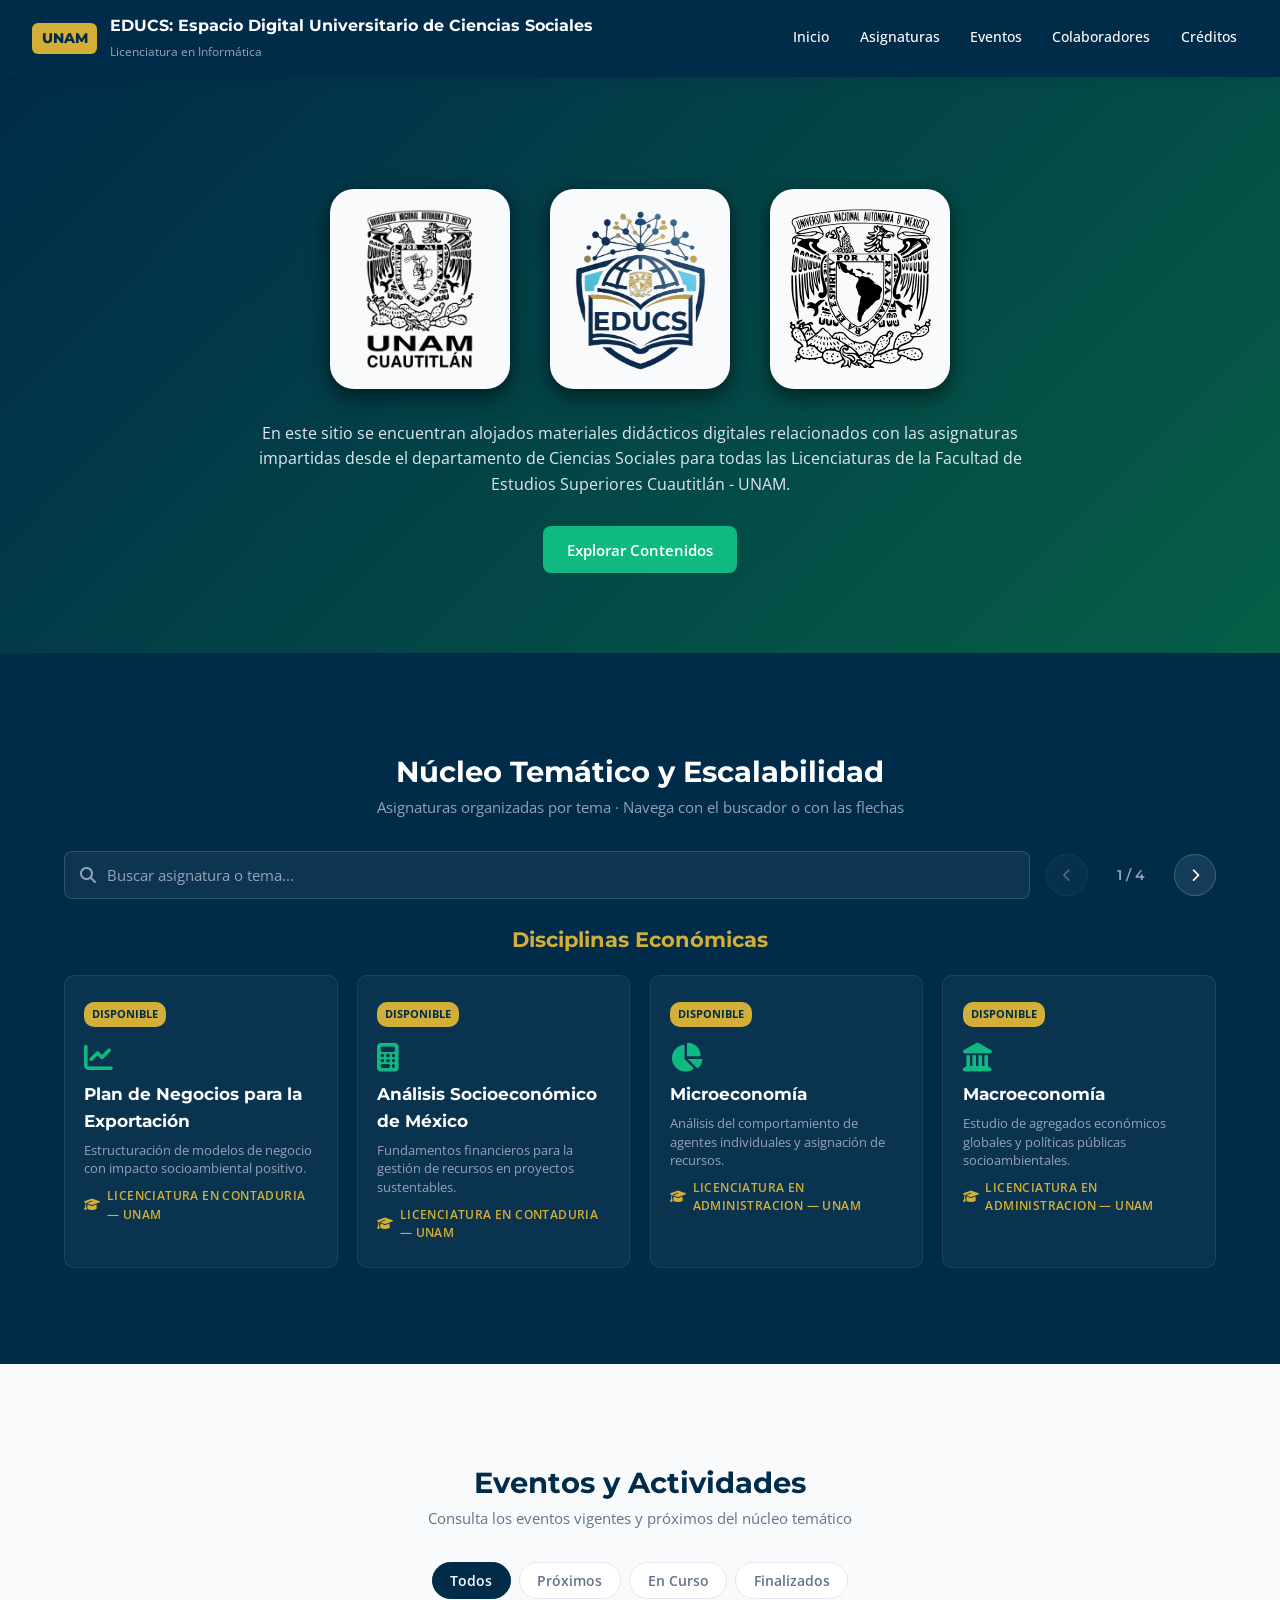
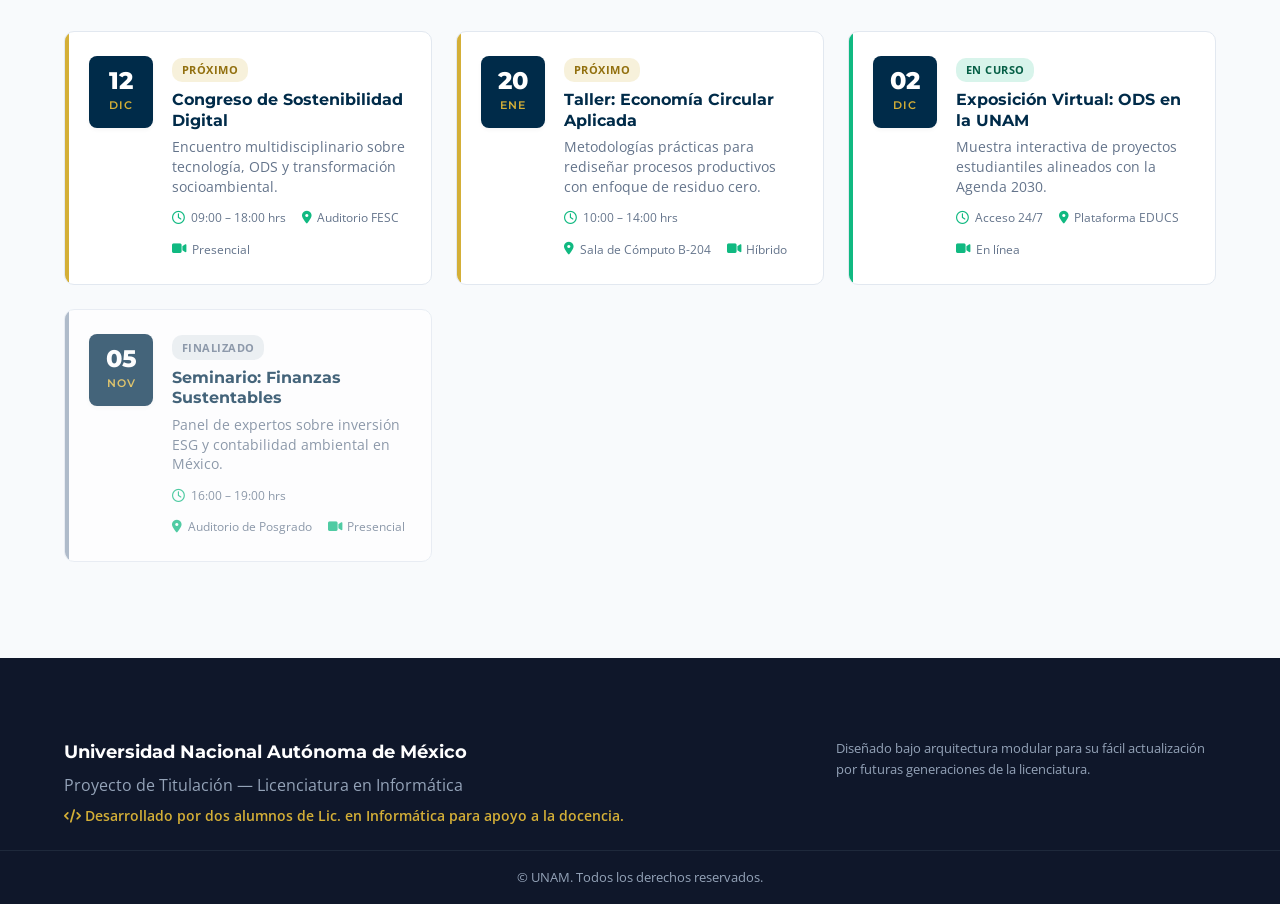
<file: index.html>
<!DOCTYPE html>
<html lang="es">
<head>
  <meta charset="UTF-8">
  <meta name="viewport" content="width=device-width, initial-scale=1.0">
  <meta name="description" content="Proyecto de Apoyo a la Docencia: Sostenibilidad - Perspectivas multidisciplinarias para la solucion de problemas socioambientales.">
  <title>Sostenibilidad: Perspectivas Multidisciplinarias | UNAM</title>

  <link rel="preconnect" href="https://fonts.googleapis.com">
  <link rel="preconnect" href="https://fonts.gstatic.com" crossorigin>
  <link href="https://fonts.googleapis.com/css2?family=Montserrat:wght@400;600;700;800&family=Open+Sans:wght@400;500;600&display=swap" rel="stylesheet">
  <link rel="stylesheet" href="https://cdnjs.cloudflare.com/ajax/libs/font-awesome/6.4.0/css/all.min.css">

  <link rel="stylesheet" href="styles.css">

  <!-- Estilos para el buscador, las flechas y enlaces de tarjetas -->
  <style>
    .subject-toolbar {
      display: flex;
      align-items: center;
      justify-content: space-between;
      gap: 1rem;
      flex-wrap: wrap;
      margin-bottom: 1.5rem;
    }
    .subject-search {
      position: relative;
      flex: 1;
      min-width: 240px;
    }
    .subject-search i {
      position: absolute;
      left: 1rem;
      top: 50%;
      transform: translateY(-50%);
      color: #94A3B8;
    }
    .subject-search input {
      width: 100%;
      padding: 0.8rem 1rem 0.8rem 2.6rem;
      border-radius: 8px;
      border: 1px solid rgba(255,255,255,0.15);
      background: rgba(255,255,255,0.05);
      color: #FFFFFF;
      font-family: var(--font-body);
      font-size: 0.95rem;
    }
    .subject-search input::placeholder { color: #94A3B8; }
    .subject-search input:focus {
      outline: none;
      border-color: var(--green-eco);
      background: rgba(255,255,255,0.08);
    }
    .subject-nav {
      display: flex;
      align-items: center;
      gap: 0.8rem;
    }
    .arrow-btn {
      background: rgba(255,255,255,0.08);
      border: 1px solid rgba(255,255,255,0.2);
      color: #FFFFFF;
      width: 42px;
      height: 42px;
      border-radius: 50%;
      cursor: pointer;
      display: flex;
      align-items: center;
      justify-content: center;
      transition: background 0.2s, transform 0.2s;
    }
    .arrow-btn:hover:not(:disabled) {
      background: var(--green-eco);
      transform: translateY(-2px);
    }
    .arrow-btn:disabled {
      opacity: 0.3;
      cursor: not-allowed;
    }
    .subject-counter {
      color: #94A3B8;
      font-family: var(--font-heading);
      font-weight: 600;
      min-width: 60px;
      text-align: center;
    }
    .theme-title {
      font-family: var(--font-heading);
      color: var(--accent-gold);
      font-size: 1.3rem;
      margin-bottom: 1.2rem;
      text-align: center;
    }
    .empty-msg {
      grid-column: 1 / -1;
      text-align: center;
      color: #94A3B8;
      padding: 2rem 0;
    }
    
    /* Ajustes visuales para enlaces en tarjetas */
    a.roadmap-card {
      text-decoration: none;
      color: inherit;
      display: block;
      cursor: pointer;
    }
    a.roadmap-card:hover {
      border-color: var(--green-eco);
      box-shadow: 0 8px 20px rgba(16, 185, 129, 0.2);
    }
    .roadmap-card.disabled {
      cursor: default;
    }
    .roadmap-card.disabled:hover {
      transform: none;
      background: rgba(255, 255, 255, 0.05);
      border-color: rgba(255, 255, 255, 0.1);
    }
  </style>
</head>
<script src="nav.js"></script>
<body>

  <!-- Navbar -->
  <header class="navbar">
  <a href="index.html" class="logo-container">
    <span class="unam-badge">UNAM</span>
    <div class="logo-text">
      <span class="title">EDUCS: Espacio Digital Universitario de Ciencias Sociales</span>
      <span class="subtitle">Licenciatura en Informática</span>
    </div>
  </a>
  <nav>
    <ul class="nav-links">
      <li><a href="index.html#inicio">Inicio</a></li>
      <li><a href="index.html#proyeccion">Asignaturas</a></li>
      <li><a href="index.html#eventos">Eventos</a></li>
      <li><a href="Colaboradores.html">Colaboradores</a></li>
      <li><a href="index.html#acerca">Créditos</a></li>
    </ul>
  </nav>
</header>

  <!-- Hero -->
  <section id="inicio" class="hero">
    <div class="hero-overlay"></div>
    <div class="hero-content">
      <div class="hero-logos">
        <img src="./imagenes/Logo_fesc.png" alt="Logo fesc" class="hero-logo">
        <img src="./imagenes/logoEDUCS.png" alt="Logo EDUCS" class="hero-logo">
        <img src="./imagenes/Escudo-UNAM-escalable.svg" alt="Logo UNAM" class="hero-logo">
      </div>
      <p>En este sitio se encuentran alojados materiales didácticos digitales relacionados con las asignaturas impartidas desde el departamento de Ciencias Sociales para todas las Licenciaturas de la Facultad de Estudios Superiores Cuautitlán - UNAM.</p>
      <div class="hero-buttons">
        <a href="#proyeccion" class="btn btn-primary">Explorar Contenidos</a>
      </div>
    </div>
  </section>

  <!-- Núcleo Temático + Escalabilidad (unificado) -->
  <section id="proyeccion" class="scalability-section">
    <div class="container">
      <div class="section-header text-light">
        <h2>Núcleo Temático y Escalabilidad</h2>
        <p>Asignaturas organizadas por tema · Navega con el buscador o con las flechas</p>
      </div>

      <!-- Barra de búsqueda + Navegador de flechas -->
      <div class="subject-toolbar">
        <div class="subject-search">
          <i class="fa-solid fa-magnifying-glass"></i>
          <input type="text" id="subjectSearch" placeholder="Buscar asignatura o tema...">
        </div>
        <div class="subject-nav">
          <button class="arrow-btn" id="prevSubject" aria-label="Anterior">
            <i class="fa-solid fa-chevron-left"></i>
          </button>
          <span id="subjectCounter" class="subject-counter">1 / 4</span>
          <button class="arrow-btn" id="nextSubject" aria-label="Siguiente">
            <i class="fa-solid fa-chevron-right"></i>
          </button>
        </div>
      </div>

      <!-- Título del tema actual -->
      <h3 id="currentThemeTitle" class="theme-title">Finanzas y Modelos de Negocio</h3>

      <!-- Grid de tarjetas -->
      <div id="subjectGrid" class="roadmap-grid"></div>
    </div>
  </section>

    <!-- ============================================================ -->
  <!-- EVENTOS Y ACTIVIDADES                                        -->
  <!-- ============================================================ -->
  <section id="eventos" class="events-section">
    <div class="container">
      <div class="section-header">
        <h2>Eventos y Actividades</h2>
        <p>Consulta los eventos vigentes y próximos del núcleo temático</p>
      </div>

      <!-- Filtros por estado -->
      <div class="events-filters" role="tablist" aria-label="Filtrar eventos">
        <button class="filter-btn active" data-filter="all"  role="tab" aria-selected="true">Todos</button>
        <button class="filter-btn" data-filter="next" role="tab" aria-selected="false">Próximos</button>
        <button class="filter-btn" data-filter="live" role="tab" aria-selected="false">En Curso</button>
        <button class="filter-btn" data-filter="done" role="tab" aria-selected="false">Finalizados</button>
      </div>

      <!-- Grid dinámico -->
      <div class="events-grid" id="eventsGrid"></div>
    </div>
  </section>

  <!-- Footer -->
  <footer id="acerca" class="footer">
    <div class="container footer-content">
      <div class="footer-info">
        <h3>Universidad Nacional Autónoma de México</h3>
        <p>Proyecto de Titulación — Licenciatura en Informática</p>
        <p class="credits"><i class="fa-solid fa-code"></i> Desarrollado por dos alumnos de Lic. en Informática para apoyo a la docencia.</p>
      </div>
      <div class="footer-note">
        <p>Diseñado bajo arquitectura modular para su fácil actualización por futuras generaciones de la licenciatura.</p>
      </div>
    </div>
    <div class="footer-bottom">
      <p>© UNAM. Todos los derechos reservados.</p>
    </div>
  </footer>

  <!-- Lógica de búsqueda + navegación por flechas + redirección -->
  <script>
    document.addEventListener('DOMContentLoaded', () => {
      const themes = [
        {
          name: "Disciplinas Económicas",
          subjects: [
            { 
              title: "Plan de Negocios para la Exportación", 
              desc: "Estructuración de modelos de negocio con impacto socioambiental positivo.", 
              degree: "Licenciatura en Contaduria — UNAM",
              icon: "fa-chart-line", 
              status: "active", 
              url: "./Plan_Negocios.html" 
            },
            { 
              title: "Análisis Socioeconómico de México", 
              desc: "Fundamentos financieros para la gestión de recursos en proyectos sustentables.", 
              degree: "Licenciatura en Contaduria — UNAM",
              icon: "fa-calculator", 
              status: "active", 
              url: "./Contabilidad_Basica.html" 
            },
            { 
              title: "Microeconomía", 
              desc: "Análisis del comportamiento de agentes individuales y asignación de recursos.", 
              degree: "Licenciatura en Administracion — UNAM",
              icon: "fa-chart-pie", 
              status: "active", 
              url: "./Microeconomia.html" 
            },
            { 
              title: "Macroeconomía", 
              desc: "Estudio de agregados económicos globales y políticas públicas socioambientales.", 
              degree: "Licenciatura en Administracion — UNAM",
              icon: "fa-landmark", 
              status: "active", 
              url: "./Macroeconomia.html" 
            }
          ]
        },
        {
          name: "Disciplinas Económicas",
          subjects: [
            { 
              title: "Economía General", 
              desc: "Principios económicos esenciales y su relación con el entorno social.", 
              degree: "Licenciatura en Informática — UNAM",
              icon: "fa-globe", 
              status: "active", 
              url: "./Economia_General.html" 
            },
            { 
              title: "Económia Aplicada", 
              desc: "Evaluación del desarrollo histórico y estructural de la economía nacional.", 
              degree: "Licenciatura en Informática — UNAM",
              icon: "fa-map-location-dot", 
              status: "soon", 
              url: "#" 
            },
            { 
              title: "Economía y Globalización", 
              desc: "Mercados internacionales y sus impactos en el equilibrio ambiental local.", 
              degree: "Licenciatura en Informática — UNAM",
              icon: "fa-earth-americas", 
              status: "soon", 
              url: "#" 
            }
          ]
        },
        {
          name: "Disciplinas Transversales",
          subjects: [
            { 
              title: "Introducción al Desarrollo Sostenible", 
              desc: "Marco conceptual de los ODS y sustentabilidad multidisciplinaria.", 
              degree: "Impartida en Todas las Licenciaturas — FES Cuautitlán",
              icon: "fa-leaf", 
              status: "active", 
              url: "./Desarrollo_Sostenible.html" 
            },            
            { 
              title: "Género, Igualdad y Cultura de Paz", 
              desc: "Reflexión y análisis de las causas estructurales de la violencia de género y promoción de la igualdad sustantiva.", 
              degree: "Impartida en Todas las Licenciaturas — FES Cuautitlán",
              icon: "fa-venus-mars", 
              status: "active", 
              url: "./genero.html" 
            }
          ]
        },
        {
          name: "Disciplinas Filosóficas y Metodológia",
          subjects: [
            { 
              title: "Análisis de Textos Administrativos", 
              desc: "Comprensión crítica e interpretación de documentación técnica y directiva.", 
              degree: "Licenciatura en Informática — UNAM",
              icon: "fa-file-signature", 
              status: "active", 
              url: "./Textos_Administrativos.html" 
            },
            { 
              title: "Imagen y Sociedad", 
              desc: "Comunicación estratégica y responsabilidad social corporativa.", 
              degree: "Licenciatura en Informática — UNAM",
              icon: "fa-users", 
              status: "active", 
              url: "./Imagen_Sociedad.html" 
            }
          ]
        }
      ];

      const grid = document.getElementById('subjectGrid');
      const counter = document.getElementById('subjectCounter');
      const themeTitle = document.getElementById('currentThemeTitle');
      const prevBtn = document.getElementById('prevSubject');
      const nextBtn = document.getElementById('nextSubject');
      const searchInput = document.getElementById('subjectSearch');

      const SEARCH_PAGE_SIZE = 6;
      let currentThemeIndex = 0;
      let searchQuery = '';
      let searchPage = 0;

      const normalize = (str) =>
        str.toLowerCase().normalize('NFD').replace(/[\u0300-\u036f]/g, '');

      const allSubjects = () =>
        themes.flatMap(t => t.subjects.map(s => ({ ...s, theme: t.name })));

      const filteredSubjects = () => {
        if (!searchQuery) return null;
        const q = normalize(searchQuery);
        return allSubjects().filter(s =>
          normalize(s.title).includes(q) ||
          normalize(s.desc).includes(q) ||
          normalize(s.theme).includes(q)
        );
      };

      // Función para generar el HTML de cada tarjeta (con la carrera 'degree' incluida)
      const cardHTML = (s) => {
        const isPriority = s.status === 'priority';
        const isActive = s.status === 'active';
        const badgeClass = (isPriority || isActive) ? 'active' : '';
        const badgeText = isPriority ? 'Prioridad 1' : (isActive ? 'Disponible' : 'Próximamente');
        
        const content = `
          <span class="status-badge ${badgeClass}">${badgeText}</span>
          <i class="fa-solid ${s.icon} card-icon"></i>
          <h3>${s.title}</h3>
          <p class="card-desc">${s.desc}</p>
          <span class="card-degree"><i class="fa-solid fa-graduation-cap"></i> ${s.degree}</span>
        `;

        if (isActive) {
          return `
            <a href="${s.url}" class="roadmap-card ${isPriority ? 'highlight' : ''}">
              ${content}
            </a>
          `;
        } else {
          return `
            <div class="roadmap-card disabled ${isPriority ? 'highlight' : ''}">
              ${content}
            </div>
          `;
        }
      };

      const render = () => {
        const filtered = filteredSubjects();

        if (filtered) {
          if (filtered.length === 0) {
            themeTitle.textContent = 'Sin resultados';
            grid.innerHTML = '<p class="empty-msg">No se encontraron asignaturas que coincidan con tu búsqueda.</p>';
            counter.textContent = '0 / 0';
            prevBtn.disabled = true;
            nextBtn.disabled = true;
            return;
          }

          const totalPages = Math.ceil(filtered.length / SEARCH_PAGE_SIZE);
          if (searchPage >= totalPages) searchPage = totalPages - 1;
          if (searchPage < 0) searchPage = 0;

          const start = searchPage * SEARCH_PAGE_SIZE;
          const pageItems = filtered.slice(start, start + SEARCH_PAGE_SIZE);

          themeTitle.textContent = `Resultados de búsqueda (${filtered.length})`;
          grid.innerHTML = pageItems.map(cardHTML).join('');
          counter.textContent = `${searchPage + 1} / ${totalPages}`;
          prevBtn.disabled = searchPage === 0;
          nextBtn.disabled = searchPage >= totalPages - 1;
        } else {
          const theme = themes[currentThemeIndex];
          themeTitle.textContent = theme.name;
          grid.innerHTML = theme.subjects.map(cardHTML).join('');
          counter.textContent = `${currentThemeIndex + 1} / ${themes.length}`;
          prevBtn.disabled = currentThemeIndex === 0;
          nextBtn.disabled = currentThemeIndex >= themes.length - 1;
        }
      };

      prevBtn.addEventListener('click', () => {
        if (searchQuery) { searchPage--; } else { currentThemeIndex--; }
        render();
      });

      nextBtn.addEventListener('click', () => {
        if (searchQuery) { searchPage++; } else { currentThemeIndex++; }
        render();
      });

      searchInput.addEventListener('input', (e) => {
        searchQuery = e.target.value.trim();
        searchPage = 0;
        render();
      });

      render();
    });
  </script>

  <script>
  /* ============================================================
     CATÁLOGO DE EVENTOS — datos editables
     ============================================================ */
  document.addEventListener('DOMContentLoaded', () => {
    const events = [
      {
        day: '12', month: 'Dic',
        title: 'Congreso de Sostenibilidad Digital',
        desc: 'Encuentro multidisciplinario sobre tecnología, ODS y transformación socioambiental.',
        time: '09:00 – 18:00 hrs',
        place: 'Auditorio FESC',
        mode: 'Presencial',
        status: 'next'   // next | live | done
      },
      {
        day: '20', month: 'Ene',
        title: 'Taller: Economía Circular Aplicada',
        desc: 'Metodologías prácticas para rediseñar procesos productivos con enfoque de residuo cero.',
        time: '10:00 – 14:00 hrs',
        place: 'Sala de Cómputo B-204',
        mode: 'Híbrido',
        status: 'next'
      },
      {
        day: '02', month: 'Dic',
        title: 'Exposición Virtual: ODS en la UNAM',
        desc: 'Muestra interactiva de proyectos estudiantiles alineados con la Agenda 2030.',
        time: 'Acceso 24/7',
        place: 'Plataforma EDUCS',
        mode: 'En línea',
        status: 'live'
      },
      {
        day: '05', month: 'Nov',
        title: 'Seminario: Finanzas Sustentables',
        desc: 'Panel de expertos sobre inversión ESG y contabilidad ambiental en México.',
        time: '16:00 – 19:00 hrs',
        place: 'Auditorio de Posgrado',
        mode: 'Presencial',
        status: 'done'
      }
    ];

    const statusLabels = {
      next: { text: 'Próximo',  cls: 'next' },
      live: { text: 'En curso', cls: 'live' },
      done: { text: 'Finalizado', cls: 'done' }
    };

    const grid = document.getElementById('eventsGrid');
    if (!grid) return;

    const renderEvents = (filter = 'all') => {
      const list = filter === 'all'
        ? events
        : events.filter(e => e.status === filter);

      if (list.length === 0) {
        grid.innerHTML = `
          <div class="events-empty">
            <i class="fa-regular fa-calendar-xmark"></i>
            <p>No hay eventos en esta categoría por el momento.</p>
          </div>`;
        return;
      }

      grid.innerHTML = list.map(ev => {
        const s = statusLabels[ev.status];
        return `
          <article class="event-card status-${s.cls}">
            <div class="event-date">
              <span class="day">${ev.day}</span>
              <span class="month">${ev.month}</span>
            </div>
            <div class="event-info">
              <span class="event-status ${s.cls}">${s.text}</span>
              <h3 class="event-title">${ev.title}</h3>
              <p class="event-desc">${ev.desc}</p>
              <div class="event-meta">
                <span><i class="fa-regular fa-clock"></i>${ev.time}</span>
                <span><i class="fa-solid fa-location-dot"></i>${ev.place}</span>
                <span><i class="fa-solid fa-video"></i>${ev.mode}</span>
              </div>
            </div>
          </article>`;
      }).join('');
    };

    /* Filtros */
    document.querySelectorAll('.filter-btn').forEach(btn => {
      btn.addEventListener('click', () => {
        document.querySelectorAll('.filter-btn').forEach(b => {
          b.classList.remove('active');
          b.setAttribute('aria-selected', 'false');
        });
        btn.classList.add('active');
        btn.setAttribute('aria-selected', 'true');
        renderEvents(btn.dataset.filter);
      });
    });

    renderEvents('all');
  });
</script>
</body>
</html>
</file>
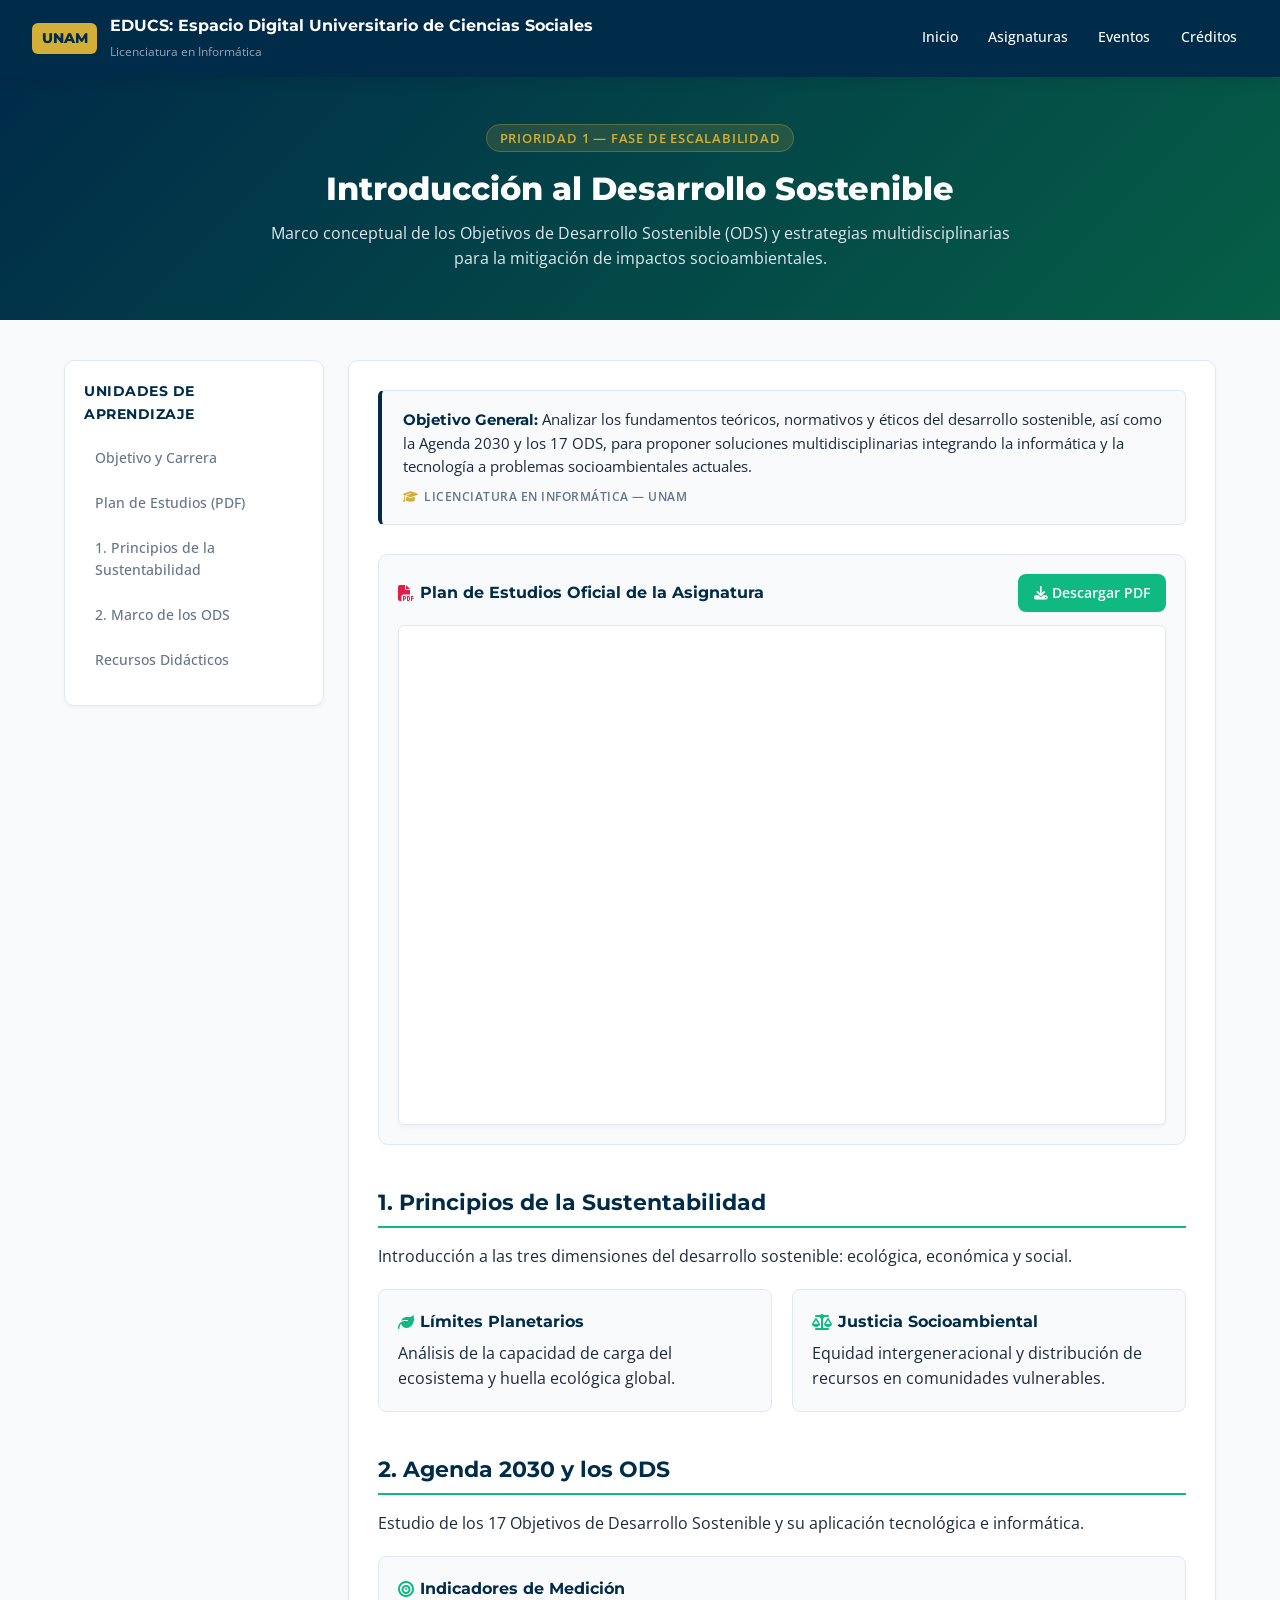
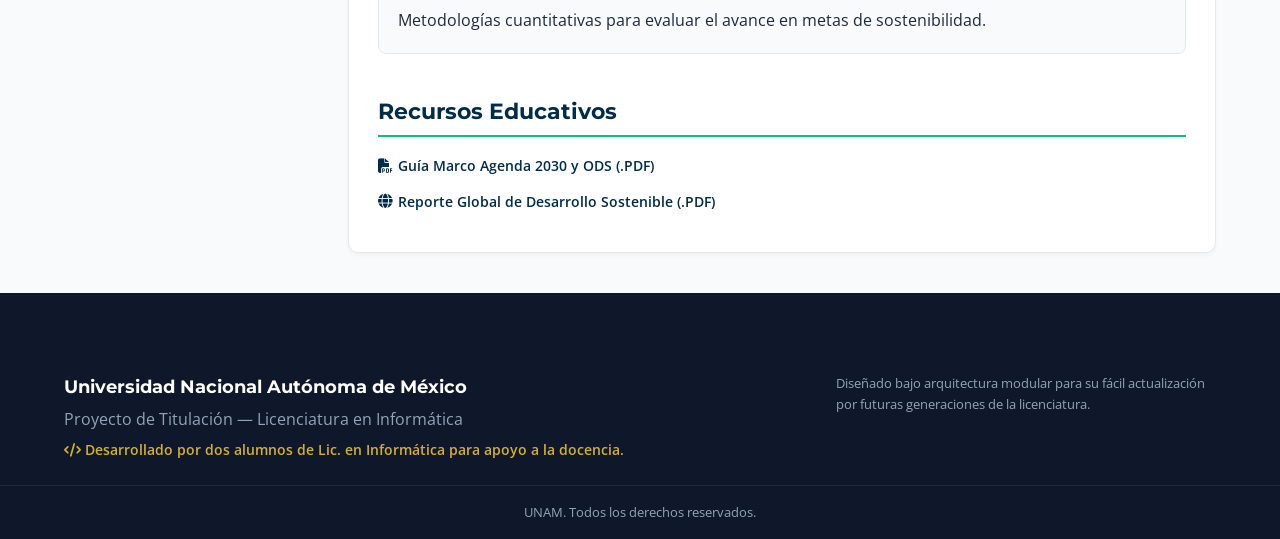
<file: Desarrollo_Sostenible.html>
<!DOCTYPE html>
<html lang="es">
<head>
  <meta charset="UTF-8">
  <meta name="viewport" content="width=device-width, initial-scale=1.0">
  <title>Introducción al Desarrollo Sostenible | UNAM Sostenibilidad</title>
  <link rel="preconnect" href="https://fonts.googleapis.com">
  <link rel="preconnect" href="https://fonts.gstatic.com" crossorigin>
  <link href="https://fonts.googleapis.com/css2?family=Montserrat:wght@400;600;700;800&family=Open+Sans:wght@400;500;600&display=swap" rel="stylesheet">
  <link rel="stylesheet" href="https://cdnjs.cloudflare.com/ajax/libs/font-awesome/6.4.0/css/all.min.css">
  <link rel="stylesheet" href="styles.css">
</head>
<script src="nav.js"></script>
<body>

  <!-- Navbar -->
  <header class="navbar">
  <a href="index.html" class="logo-container">
    <span class="unam-badge">UNAM</span>
    <div class="logo-text">
      <span class="title">EDUCS: Espacio Digital Universitario de Ciencias Sociales</span>
      <span class="subtitle">Licenciatura en Informática</span>
    </div>
  </a>
  <nav>
    <ul class="nav-links">
      <li><a href="index.html#inicio">Inicio</a></li>
      <li><a href="index.html#proyeccion">Asignaturas</a></li>
      <li><a href="index.html#eventos">Eventos</a></li>
      <li><a href="index.html#acerca">Créditos</a></li>
    </ul>
  </nav>
</header>

  <!-- Hero de la Asignatura -->
  <section class="subject-hero">
    <span class="badge">Prioridad 1 — Fase de Escalabilidad</span>
    <h1>Introducción al Desarrollo Sostenible</h1>
    <p>Marco conceptual de los Objetivos de Desarrollo Sostenible (ODS) y estrategias multidisciplinarias para la mitigación de impactos socioambientales.</p>
  </section>

  <!-- Estructura Principal -->
  <main class="container subject-layout">
    <aside class="sidebar-nav">
      <h3>Unidades de Aprendizaje</h3>
      <ul class="sidebar-menu">
        <li><a href="#objetivo">Objetivo y Carrera</a></li>
        <li><a href="#plan-estudios">Plan de Estudios (PDF)</a></li>
        <li><a href="#unidad1">1. Principios de la Sustentabilidad</a></li>
        <li><a href="#unidad2">2. Marco de los ODS</a></li>
        <li><a href="#recursos">Recursos Didácticos</a></li>
      </ul>
    </aside>

    <section class="content-body">
      <!-- Caja de Objetivo General y Carrera -->
      <div id="objetivo" class="subject-meta-box">
        <p class="subject-objective">
          <strong>Objetivo General:</strong> Analizar los fundamentos teóricos, normativos y éticos del desarrollo sostenible, así como la Agenda 2030 y los 17 ODS, para proponer soluciones multidisciplinarias integrando la informática y la tecnología a problemas socioambientales actuales.
        </p>
        <span class="subject-degree">
          <i class="fa-solid fa-graduation-cap"></i> Licenciatura en Informática — UNAM
        </span>
      </div>

      <!-- VISOR DE PLAN DE ESTUDIOS (PDF) -->
      <div id="plan-estudios" class="pdf-container">
        <div class="pdf-header">
          <h4><i class="fa-solid fa-file-pdf"></i> Plan de Estudios Oficial de la Asignatura</h4>
          <!-- Botón de Descarga -->
          <a href="./docs-PDF/Sostenibilidad.pdf" download="introduccion_desarrollo_sostenible.pdf" class="btn btn-primary" style="padding: 0.5rem 1rem; font-size: 0.85rem;">
            <i class="fa-solid fa-download"></i> Descargar PDF
          </a>
        </div>
        
        <div class="pdf-viewer-wrapper">
          <!-- Objeto para previsualización directa -->
          <object data="./docs-PDF/Sostenibilidad.pdf" type="application/pdf" width="100%" height="100%">
            <iframe src="./docs-PDF/Sostenibilidad.pdf" title="Plan de Estudios - Introducción al Desarrollo Sostenible">
              <div class="pdf-fallback">
                <p>Tu navegador no permite la previsualización local del archivo PDF.</p>
                <a href="./docs-PDF/Sostenibilidad.pdf" download="introduccion_desarrollo_sostenible.pdf" class="btn btn-primary">
                  <i class="fa-solid fa-download"></i> Clic aquí para descargar el PDF
                </a>
              </div>
            </iframe>
          </object>
        </div>
      </div>

      <!-- Contenidos Temáticos -->
      <h2 id="unidad1" class="section-title" style="margin-top: 2.5rem;">1. Principios de la Sustentabilidad</h2>
      <p>Introducción a las tres dimensiones del desarrollo sostenible: ecológica, económica y social.</p>

      <div class="card-grid">
        <div class="info-card">
          <h4><i class="fa-solid fa-leaf"></i> Límites Planetarios</h4>
          <p>Análisis de la capacidad de carga del ecosistema y huella ecológica global.</p>
        </div>
        <div class="info-card">
          <h4><i class="fa-solid fa-scale-balanced"></i> Justicia Socioambiental</h4>
          <p>Equidad intergeneracional y distribución de recursos en comunidades vulnerables.</p>
        </div>
      </div>

      <h2 id="unidad2" class="section-title" style="margin-top: 2.5rem;">2. Agenda 2030 y los ODS</h2>
      <p>Estudio de los 17 Objetivos de Desarrollo Sostenible y su aplicación tecnológica e informática.</p>

      <div class="card-grid">
        <div class="info-card">
          <h4><i class="fa-solid fa-bullseye"></i> Indicadores de Medición</h4>
          <p>Metodologías cuantitativas para evaluar el avance en metas de sostenibilidad.</p>
        </div>
      </div>

      <!-- Recursos Didácticos -->
      <h2 id="recursos" class="section-title" style="margin-top: 2.5rem;">Recursos Educativos</h2>
      <ul class="resource-list">
        <li><a href="#"><i class="fa-solid fa-file-pdf"></i> Guía Marco Agenda 2030 y ODS (.PDF)</a></li>
        <li><a href="#"><i class="fa-solid fa-globe"></i> Reporte Global de Desarrollo Sostenible (.PDF)</a></li>
      </ul>
    </section>
  </main>

  <!-- Footer Institucional -->
  <footer class="footer">
    <div class="container footer-content">
      <div class="footer-info">
        <h3>Universidad Nacional Autónoma de México</h3>
        <p>Proyecto de Titulación — Licenciatura en Informática</p>
        <p class="credits"><i class="fa-solid fa-code"></i> Desarrollado por dos alumnos de Lic. en Informática para apoyo a la docencia.</p>
      </div>
      <div class="footer-note">
        <p>Diseñado bajo arquitectura modular para su fácil actualización por futuras generaciones de la licenciatura.</p>
      </div>
    </div>
    <div class="footer-bottom">
      <p> UNAM. Todos los derechos reservados.</p>
    </div>
  </footer>

</body>
</html>
</file>
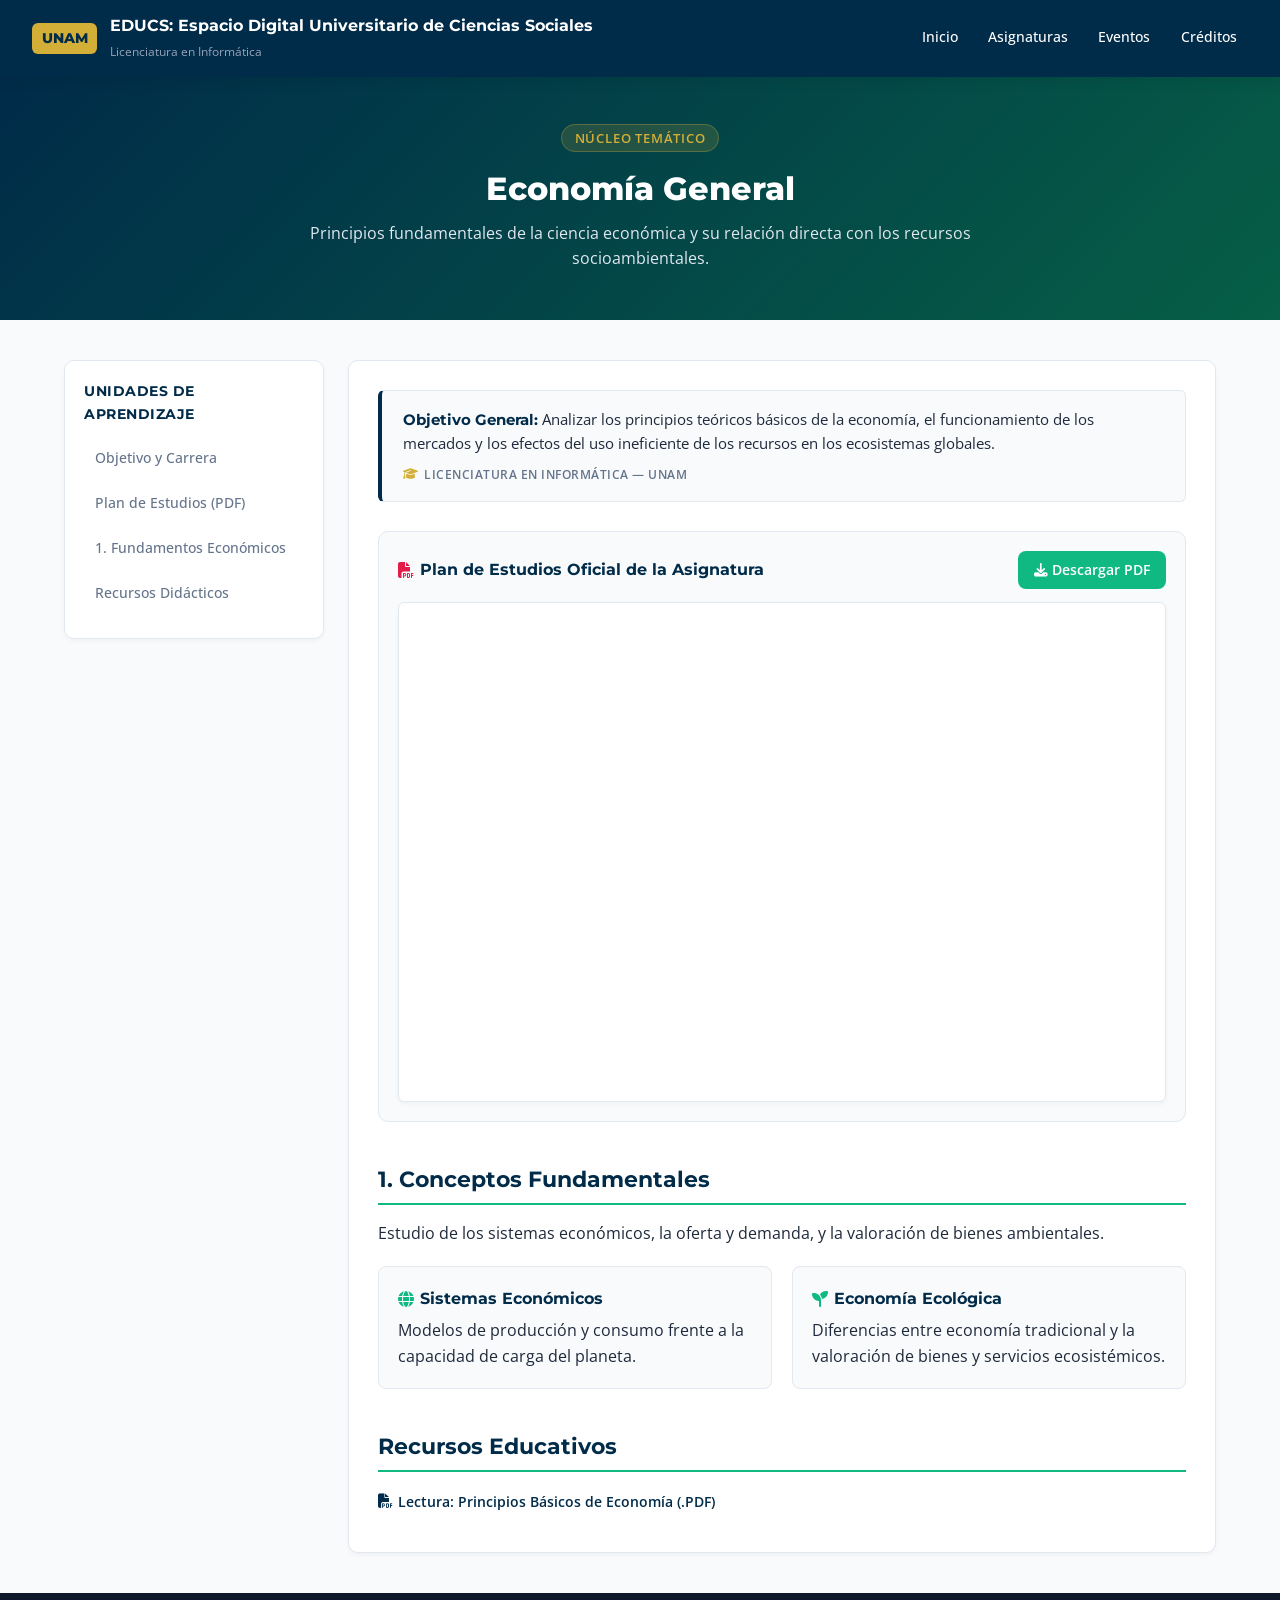
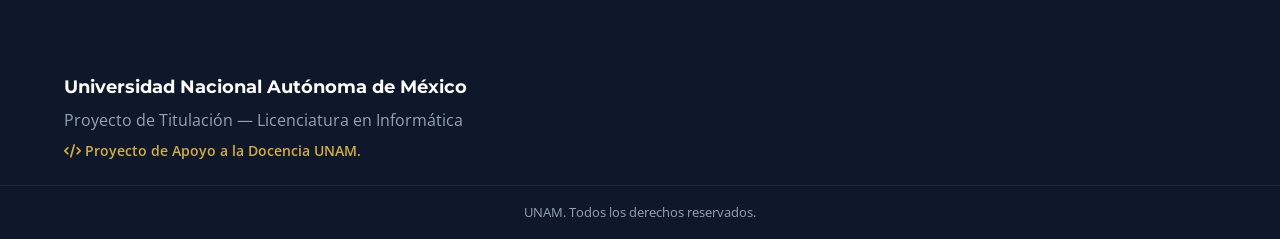
<file: Economia_General.html>
<!DOCTYPE html>
<html lang="es">
<head>
  <meta charset="UTF-8">
  <meta name="viewport" content="width=device-width, initial-scale=1.0">
  <title>Economía General | UNAM Sostenibilidad</title>
  <link rel="preconnect" href="https://fonts.googleapis.com">
  <link rel="preconnect" href="https://fonts.gstatic.com" crossorigin>
  <link href="https://fonts.googleapis.com/css2?family=Montserrat:wght@400;600;700;800&family=Open+Sans:wght@400;500;600&display=swap" rel="stylesheet">
  <link rel="stylesheet" href="https://cdnjs.cloudflare.com/ajax/libs/font-awesome/6.4.0/css/all.min.css">
  <link rel="stylesheet" href="styles.css">
</head>
<script src="nav.js"></script>
<body>

  <header class="navbar">
  <a href="index.html" class="logo-container">
    <span class="unam-badge">UNAM</span>
    <div class="logo-text">
      <span class="title">EDUCS: Espacio Digital Universitario de Ciencias Sociales</span>
      <span class="subtitle">Licenciatura en Informática</span>
    </div>
  </a>
  <nav>
    <ul class="nav-links">
      <li><a href="index.html#inicio">Inicio</a></li>
      <li><a href="index.html#proyeccion">Asignaturas</a></li>
      <li><a href="index.html#eventos">Eventos</a></li>
      <li><a href="index.html#acerca">Créditos</a></li>
    </ul>
  </nav>
</header>

  <section class="subject-hero">
    <span class="badge">Núcleo Temático</span>
    <h1>Economía General</h1>
    <p>Principios fundamentales de la ciencia económica y su relación directa con los recursos socioambientales.</p>
  </section>

  <main class="container subject-layout">
    <aside class="sidebar-nav">
      <h3>Unidades de Aprendizaje</h3>
      <ul class="sidebar-menu">
        <li><a href="#objetivo">Objetivo y Carrera</a></li>
        <li><a href="#plan-estudios">Plan de Estudios (PDF)</a></li>
        <li><a href="#unidad1">1. Fundamentos Económicos</a></li>
        <li><a href="#recursos">Recursos Didácticos</a></li>
      </ul>
    </aside>

    <section class="content-body">
      <!-- Caja de Objetivo y Carrera -->
      <div id="objetivo" class="subject-meta-box">
        <p class="subject-objective">
          <strong>Objetivo General:</strong> Analizar los principios teóricos básicos de la economía, el funcionamiento de los mercados y los efectos del uso ineficiente de los recursos en los ecosistemas globales.
        </p>
        <span class="subject-degree">
          <i class="fa-solid fa-graduation-cap"></i> Licenciatura en Informática — UNAM
        </span>
      </div>

      <!-- VISOR DE PLAN DE ESTUDIOS (PDF) -->
      <!-- VISOR DE PLAN DE ESTUDIOS (PDF) -->
      <div id="plan-estudios" class="pdf-container">
        <div class="pdf-header">
          <h4><i class="fa-solid fa-file-pdf"></i> Plan de Estudios Oficial de la Asignatura</h4>
          <a href="./docs-PDF/1328_economia_aplicada.pdf" download="1328_economia_aplicada.pdf" class="btn btn-primary" style="padding: 0.5rem 1rem; font-size: 0.85rem;">
            <i class="fa-solid fa-download"></i> Descargar PDF
          </a>
        </div>
        
        <div class="pdf-viewer-wrapper">
          <!-- Se utiliza <object> con la ruta exacta del archivo existente -->
          <object data="./docs-PDF/1328_economia_aplicada.pdf" type="application/pdf" width="100%" height="100%">
            <iframe src="./docs-PDF/1328_economia_aplicada.pdf" title="Plan de Estudios - Economía General">
              <div class="pdf-fallback">
                <p>Tu navegador no soporta la visualización previa de archivos PDF integrados.</p>
                <a href="./docs-PDF/1328_economia_aplicada.pdf" download class="btn btn-primary">Haz clic aquí para descargar el PDF</a>
              </div>
            </iframe>
          </object>
        </div>
      </div>

      <!-- Contenidos Temáticos -->
      <h2 id="unidad1" class="section-title" style="margin-top: 2.5rem;">1. Conceptos Fundamentales</h2>
      <p>Estudio de los sistemas económicos, la oferta y demanda, y la valoración de bienes ambientales.</p>

      <div class="card-grid">
        <div class="info-card">
          <h4><i class="fa-solid fa-globe"></i> Sistemas Económicos</h4>
          <p>Modelos de producción y consumo frente a la capacidad de carga del planeta.</p>
        </div>
        <div class="info-card">
          <h4><i class="fa-solid fa-seedling"></i> Economía Ecológica</h4>
          <p>Diferencias entre economía tradicional y la valoración de bienes y servicios ecosistémicos.</p>
        </div>
      </div>

      <h2 id="recursos" class="section-title" style="margin-top: 2.5rem;">Recursos Educativos</h2>
      <ul class="resource-list">
        <li><a href="#"><i class="fa-solid fa-file-pdf"></i> Lectura: Principios Básicos de Economía (.PDF)</a></li>
      </ul>
    </section>
  </main>

  <footer class="footer">
    <div class="container footer-content">
      <div class="footer-info">
        <h3>Universidad Nacional Autónoma de México</h3>
        <p>Proyecto de Titulación — Licenciatura en Informática</p>
        <p class="credits"><i class="fa-solid fa-code"></i> Proyecto de Apoyo a la Docencia UNAM.</p>
      </div>
    </div>
    <div class="footer-bottom">
      <p>UNAM. Todos los derechos reservados.</p>
    </div>
  </footer>

</body>
</html>
</file>
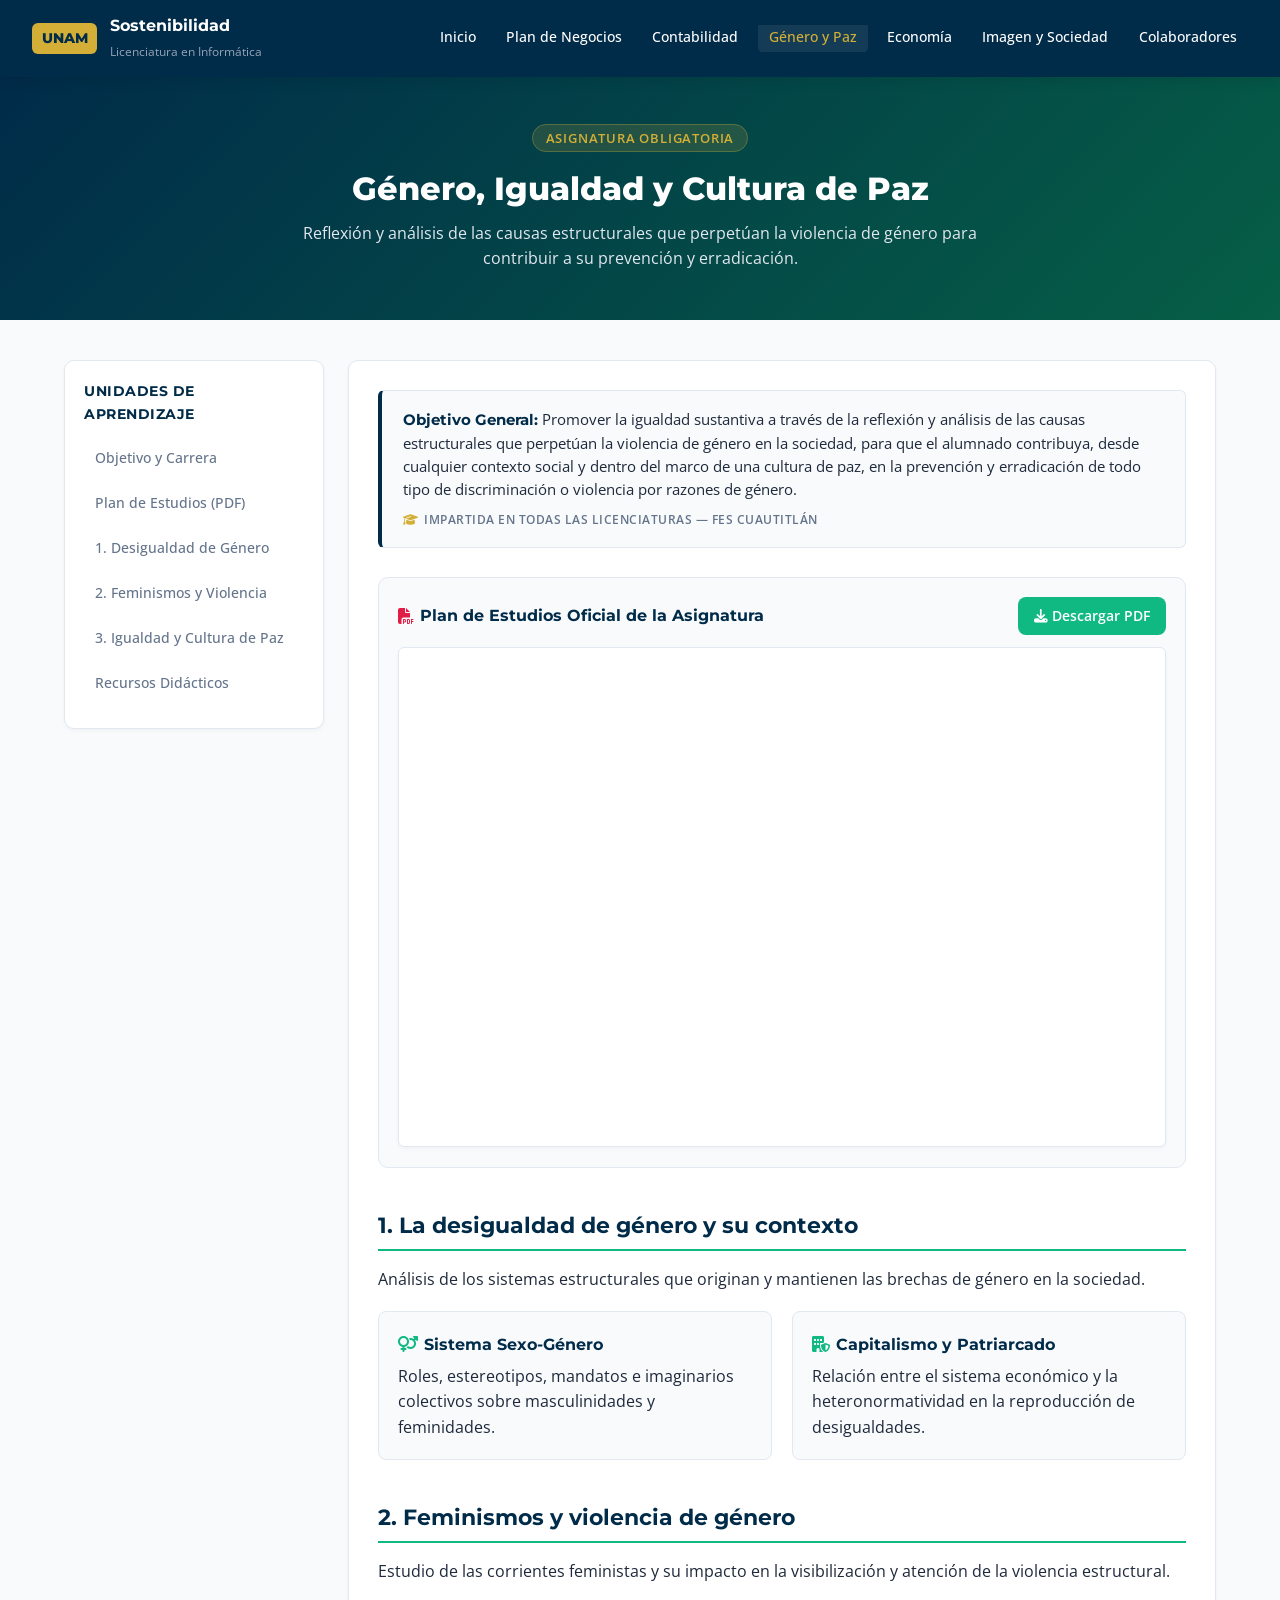
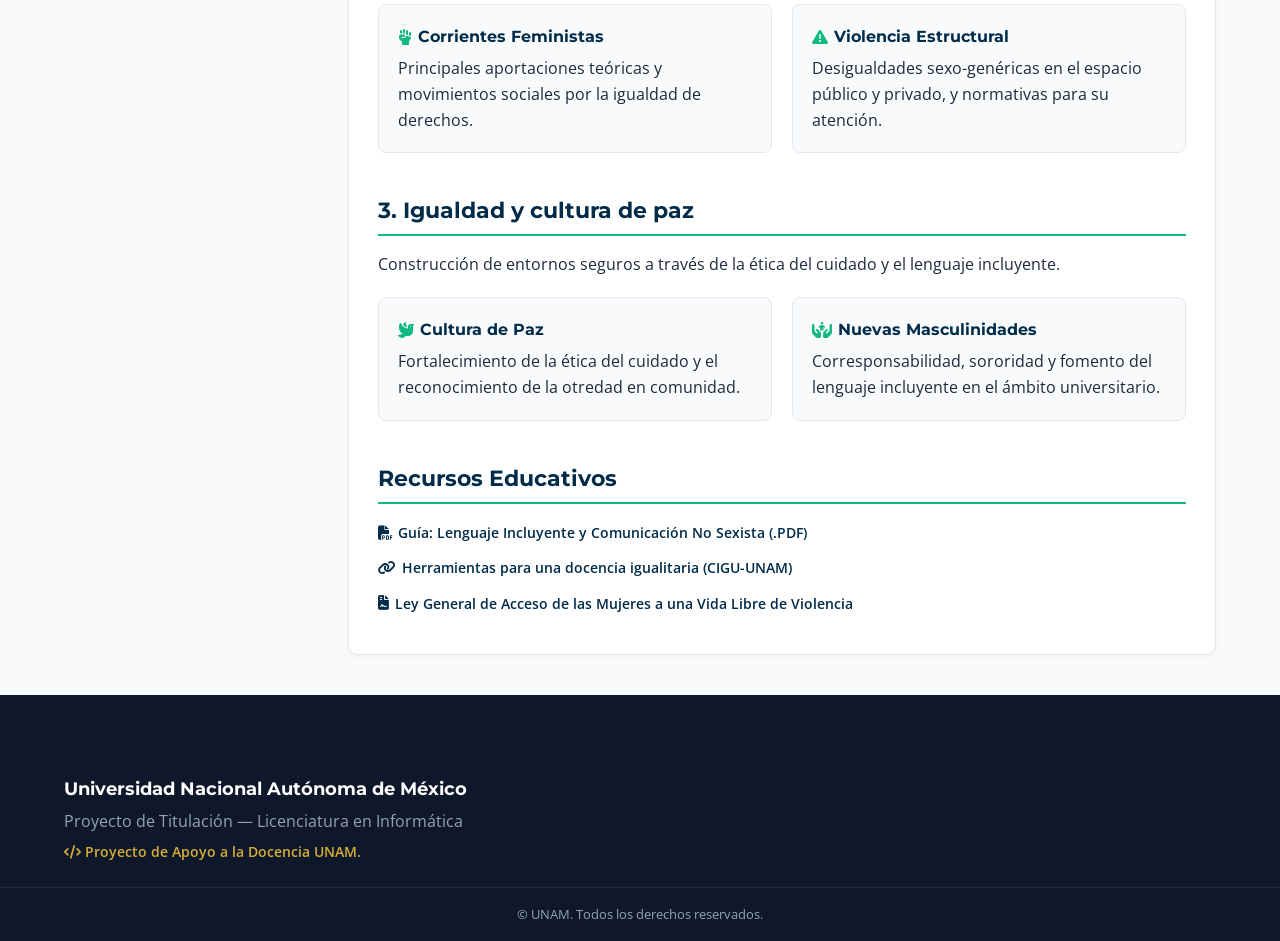
<file: genero.html>
<!DOCTYPE html>
<html lang="es">
<head>
  <meta charset="UTF-8">
  <meta name="viewport" content="width=device-width, initial-scale=1.0">
  <title>Género, Igualdad y Cultura de Paz | UNAM Sostenibilidad</title>
  <link rel="preconnect" href="https://fonts.googleapis.com">
  <link rel="preconnect" href="https://fonts.gstatic.com" crossorigin>
  <link href="https://fonts.googleapis.com/css2?family=Montserrat:wght@400;600;700;800&family=Open+Sans:wght@400;500;600&display=swap" rel="stylesheet">
  <link rel="stylesheet" href="https://cdnjs.cloudflare.com/ajax/libs/font-awesome/6.4.0/css/all.min.css">
  <link rel="stylesheet" href="styles.css">
</head>
<body>

  <!-- Navbar -->
  <header class="navbar">
    <a href="index.html" class="logo-container">
      <span class="unam-badge">UNAM</span>
      <div class="logo-text">
        <span class="title">Sostenibilidad</span>
        <span class="subtitle">Licenciatura en Informática</span>
      </div>
    </a>

    <nav>
      <ul class="nav-links" id="navLinks">
        <li class="nav-close-row">
          <button class="nav-close" id="navClose" aria-label="Cerrar menú">
            <i class="fa-solid fa-xmark"></i>
          </button>
        </li>
        <li><a href="index.html">Inicio</a></li>
        <li><a href="Plan_Negocios.html">Plan de Negocios</a></li>
        <li><a href="Contabilidad_Basica.html">Contabilidad</a></li>
        <li><a href="Genero_Cultura_Paz.html" class="active">Género y Paz</a></li>
        <li><a href="Economia_General.html">Economía</a></li>
        <li><a href="Imagen_Sociedad.html">Imagen y Sociedad</a></li>
        <li><a href="Colaboradores.html">Colaboradores</a></li>
      </ul>

      <button class="nav-toggle" id="navToggle" aria-label="Abrir menú" aria-expanded="false" aria-controls="navLinks">
        <i class="fa-solid fa-bars"></i>
      </button>
    </nav>
  </header>

  <div class="nav-overlay" id="navOverlay" aria-hidden="true"></div>

  <!-- Hero de la Asignatura -->
  <section class="subject-hero">
    <span class="badge">Asignatura Obligatoria</span>
    <h1>Género, Igualdad y Cultura de Paz</h1>
    <p>Reflexión y análisis de las causas estructurales que perpetúan la violencia de género para contribuir a su prevención y erradicación.</p>
  </section>

  <!-- Estructura Principal -->
  <main class="container subject-layout">
    <aside class="sidebar-nav">
      <h3>Unidades de Aprendizaje</h3>
      <ul class="sidebar-menu">
        <li><a href="#objetivo">Objetivo y Carrera</a></li>
        <li><a href="#plan-estudios">Plan de Estudios (PDF)</a></li>
        <li><a href="#unidad1">1. Desigualdad de Género</a></li>
        <li><a href="#unidad2">2. Feminismos y Violencia</a></li>
        <li><a href="#unidad3">3. Igualdad y Cultura de Paz</a></li>
        <li><a href="#recursos">Recursos Didácticos</a></li>
      </ul>
    </aside>

    <section class="content-body">
      <!-- Caja de Objetivo y Carrera -->
      <div id="objetivo" class="subject-meta-box">
        <p class="subject-objective">
          <strong>Objetivo General:</strong> Promover la igualdad sustantiva a través de la reflexión y análisis de las causas estructurales que perpetúan la violencia de género en la sociedad, para que el alumnado contribuya, desde cualquier contexto social y dentro del marco de una cultura de paz, en la prevención y erradicación de todo tipo de discriminación o violencia por razones de género.
        </p>
        <span class="subject-degree">
          <i class="fa-solid fa-graduation-cap"></i> Impartida en Todas las Licenciaturas — FES Cuautitlán
        </span>
      </div>

      <!-- VISOR DE PLAN DE ESTUDIOS (PDF) -->
      <div id="plan-estudios" class="pdf-container">
        <div class="pdf-header">
          <h4><i class="fa-solid fa-file-pdf"></i> Plan de Estudios Oficial de la Asignatura</h4>
          <a href="./docs-PDF/Genero.pdf" download="Genero_Cultura_Paz.pdf" class="btn btn-primary" style="padding: 0.5rem 1rem; font-size: 0.85rem;">
            <i class="fa-solid fa-download"></i> Descargar PDF
          </a>
        </div>
        
        <div class="pdf-viewer-wrapper">
          <iframe src="./docs-PDF/Genero.pdf" type="application/pdf" title="Plan de Estudios - Género, Igualdad y Cultura de Paz">
            <div class="pdf-fallback">
              <p>Tu navegador no soporta la visualización previa de archivos PDF integrados.</p>
              <a href="./docs-PDF/Genero.pdf" download class="btn btn-primary">Haz clic aquí para descargar el PDF</a>
            </div>
          </iframe>
        </div>
      </div>

      <!-- Contenidos Temáticos -->
      <h2 id="unidad1" class="section-title" style="margin-top: 2.5rem;">1. La desigualdad de género y su contexto</h2>
      <p>Análisis de los sistemas estructurales que originan y mantienen las brechas de género en la sociedad.</p>

      <div class="card-grid">
        <div class="info-card">
          <h4><i class="fa-solid fa-venus-mars"></i> Sistema Sexo-Género</h4>
          <p>Roles, estereotipos, mandatos e imaginarios colectivos sobre masculinidades y feminidades.</p>
        </div>
        <div class="info-card">
          <h4><i class="fa-solid fa-building-shield"></i> Capitalismo y Patriarcado</h4>
          <p>Relación entre el sistema económico y la heteronormatividad en la reproducción de desigualdades.</p>
        </div>
      </div>

      <h2 id="unidad2" class="section-title" style="margin-top: 2.5rem;">2. Feminismos y violencia de género</h2>
      <p>Estudio de las corrientes feministas y su impacto en la visibilización y atención de la violencia estructural.</p>

      <div class="card-grid">
        <div class="info-card">
          <h4><i class="fa-solid fa-fist-raised"></i> Corrientes Feministas</h4>
          <p>Principales aportaciones teóricas y movimientos sociales por la igualdad de derechos.</p>
        </div>
        <div class="info-card">
          <h4><i class="fa-solid fa-triangle-exclamation"></i> Violencia Estructural</h4>
          <p>Desigualdades sexo-genéricas en el espacio público y privado, y normativas para su atención.</p>
        </div>
      </div>

      <h2 id="unidad3" class="section-title" style="margin-top: 2.5rem;">3. Igualdad y cultura de paz</h2>
      <p>Construcción de entornos seguros a través de la ética del cuidado y el lenguaje incluyente.</p>

      <div class="card-grid">
        <div class="info-card">
          <h4><i class="fa-solid fa-dove"></i> Cultura de Paz</h4>
          <p>Fortalecimiento de la ética del cuidado y el reconocimiento de la otredad en comunidad.</p>
        </div>
        <div class="info-card">
          <h4><i class="fa-solid fa-hands-holding-child"></i> Nuevas Masculinidades</h4>
          <p>Corresponsabilidad, sororidad y fomento del lenguaje incluyente en el ámbito universitario.</p>
        </div>
      </div>

      <!-- Recursos Didácticos -->
      <h2 id="recursos" class="section-title" style="margin-top: 2.5rem;">Recursos Educativos</h2>
      <ul class="resource-list">
        <li><a href="#"><i class="fa-solid fa-file-pdf"></i> Guía: Lenguaje Incluyente y Comunicación No Sexista (.PDF)</a></li>
        <li><a href="#"><i class="fa-solid fa-link"></i> Herramientas para una docencia igualitaria (CIGU-UNAM)</a></li>
        <li><a href="#"><i class="fa-solid fa-file-contract"></i> Ley General de Acceso de las Mujeres a una Vida Libre de Violencia</a></li>
      </ul>
    </section>
  </main>

  <!-- Footer -->
  <footer class="footer">
    <div class="container footer-content">
      <div class="footer-info">
        <h3>Universidad Nacional Autónoma de México</h3>
        <p>Proyecto de Titulación — Licenciatura en Informática</p>
        <p class="credits"><i class="fa-solid fa-code"></i> Proyecto de Apoyo a la Docencia UNAM.</p>
      </div>
    </div>
    <div class="footer-bottom">
      <p>© UNAM. Todos los derechos reservados.</p>
    </div>
  </footer>

  <script src="nav.js"></script>
</body>
</html>
</file>
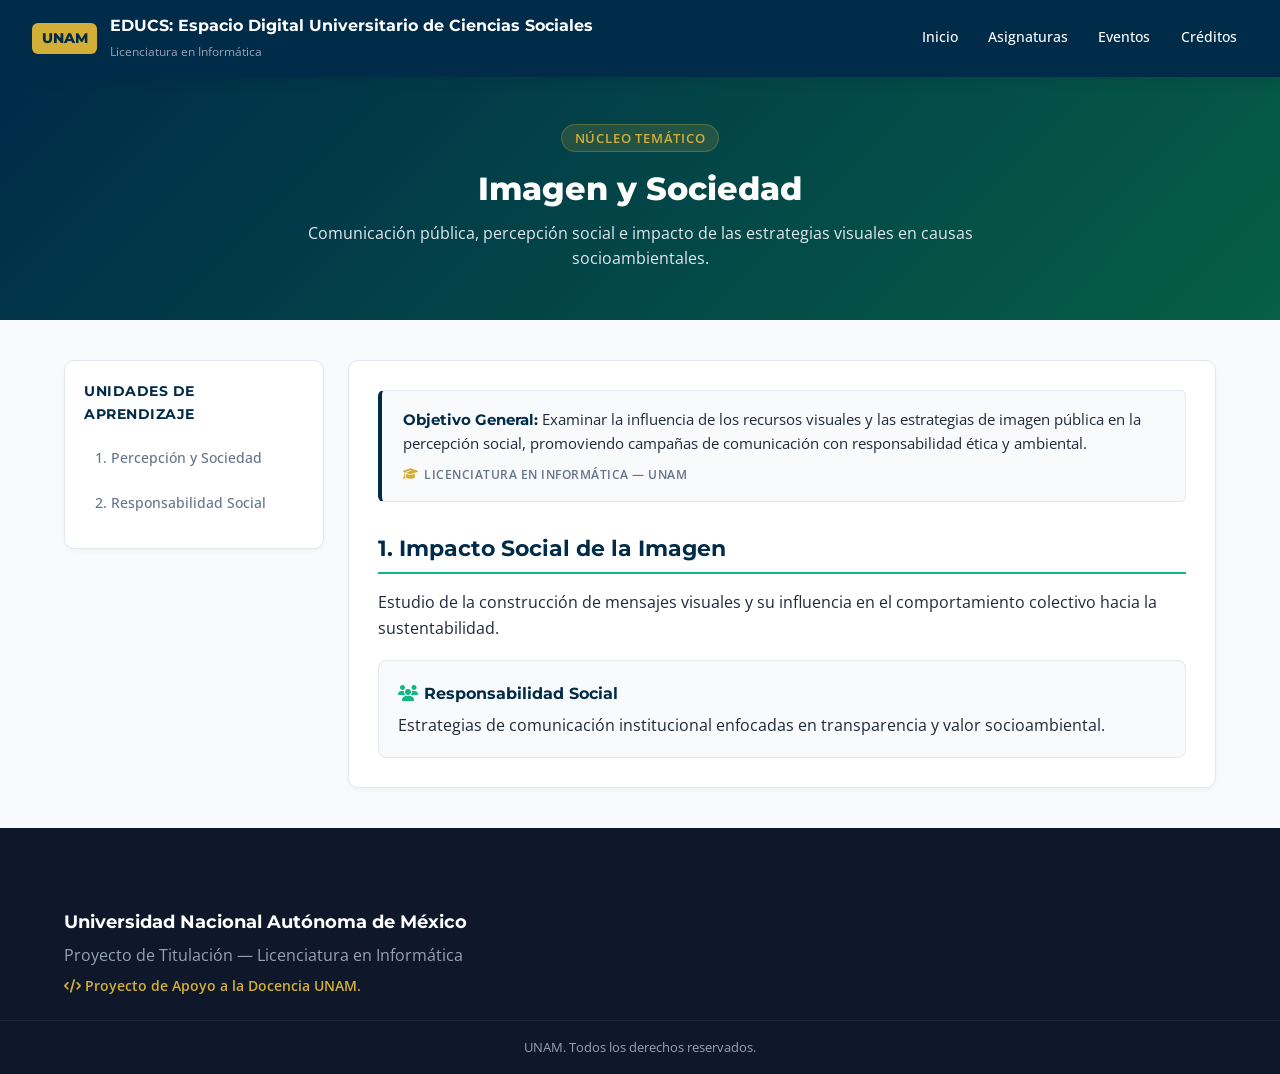
<file: Imagen_Sociedad.html>
<!DOCTYPE html>
<html lang="es">
<head>
  <meta charset="UTF-8">
  <meta name="viewport" content="width=device-width, initial-scale=1.0">
  <title>Imagen y Sociedad | UNAM Sostenibilidad</title>
  <link rel="preconnect" href="https://fonts.googleapis.com">
  <link rel="preconnect" href="https://fonts.gstatic.com" crossorigin>
  <link href="https://fonts.googleapis.com/css2?family=Montserrat:wght@400;600;700;800&family=Open+Sans:wght@400;500;600&display=swap" rel="stylesheet">
  <link rel="stylesheet" href="https://cdnjs.cloudflare.com/ajax/libs/font-awesome/6.4.0/css/all.min.css">
  <link rel="stylesheet" href="styles.css">
</head>
<script src="nav.js"></script>
<body>

  <header class="navbar">
  <a href="index.html" class="logo-container">
    <span class="unam-badge">UNAM</span>
    <div class="logo-text">
      <span class="title">EDUCS: Espacio Digital Universitario de Ciencias Sociales</span>
      <span class="subtitle">Licenciatura en Informática</span>
    </div>
  </a>
  <nav>
    <ul class="nav-links">
      <li><a href="index.html#inicio">Inicio</a></li>
      <li><a href="index.html#proyeccion">Asignaturas</a></li>
      <li><a href="index.html#eventos">Eventos</a></li>
      <li><a href="index.html#acerca">Créditos</a></li>
    </ul>
  </nav>
</header>

  <section class="subject-hero">
    <span class="badge">Núcleo Temático</span>
    <h1>Imagen y Sociedad</h1>
    <p>Comunicación pública, percepción social e impacto de las estrategias visuales en causas socioambientales.</p>
  </section>

  <main class="container subject-layout">
    <aside class="sidebar-nav">
      <h3>Unidades de Aprendizaje</h3>
      <ul class="sidebar-menu">
        <li><a href="#unidad1">1. Percepción y Sociedad</a></li>
        <li><a href="#unidad2">2. Responsabilidad Social</a></li>
      </ul>
    </aside>

    <section class="content-body">
      <!-- Caja de Objetivo y Carrera -->
      <div class="subject-meta-box">
        <p class="subject-objective">
          <strong>Objetivo General:</strong> Examinar la influencia de los recursos visuales y las estrategias de imagen pública en la percepción social, promoviendo campañas de comunicación con responsabilidad ética y ambiental.
        </p>
        <span class="subject-degree">
          <i class="fa-solid fa-graduation-cap"></i> Licenciatura en Informática — UNAM
        </span>
      </div>

      <h2 id="unidad1" class="section-title">1. Impacto Social de la Imagen</h2>
      <p>Estudio de la construcción de mensajes visuales y su influencia en el comportamiento colectivo hacia la sustentabilidad.</p>

      <div class="card-grid">
        <div class="info-card">
          <h4><i class="fa-solid fa-users"></i> Responsabilidad Social</h4>
          <p>Estrategias de comunicación institucional enfocadas en transparencia y valor socioambiental.</p>
        </div>
      </div>
    </section>
  </main>

  <footer class="footer">
    <div class="container footer-content">
      <div class="footer-info">
        <h3>Universidad Nacional Autónoma de México</h3>
        <p>Proyecto de Titulación — Licenciatura en Informática</p>
        <p class="credits"><i class="fa-solid fa-code"></i> Proyecto de Apoyo a la Docencia UNAM.</p>
      </div>
    </div>
    <div class="footer-bottom">
      <p>UNAM. Todos los derechos reservados.</p>
    </div>
  </footer>

</body>
</html>
</file>
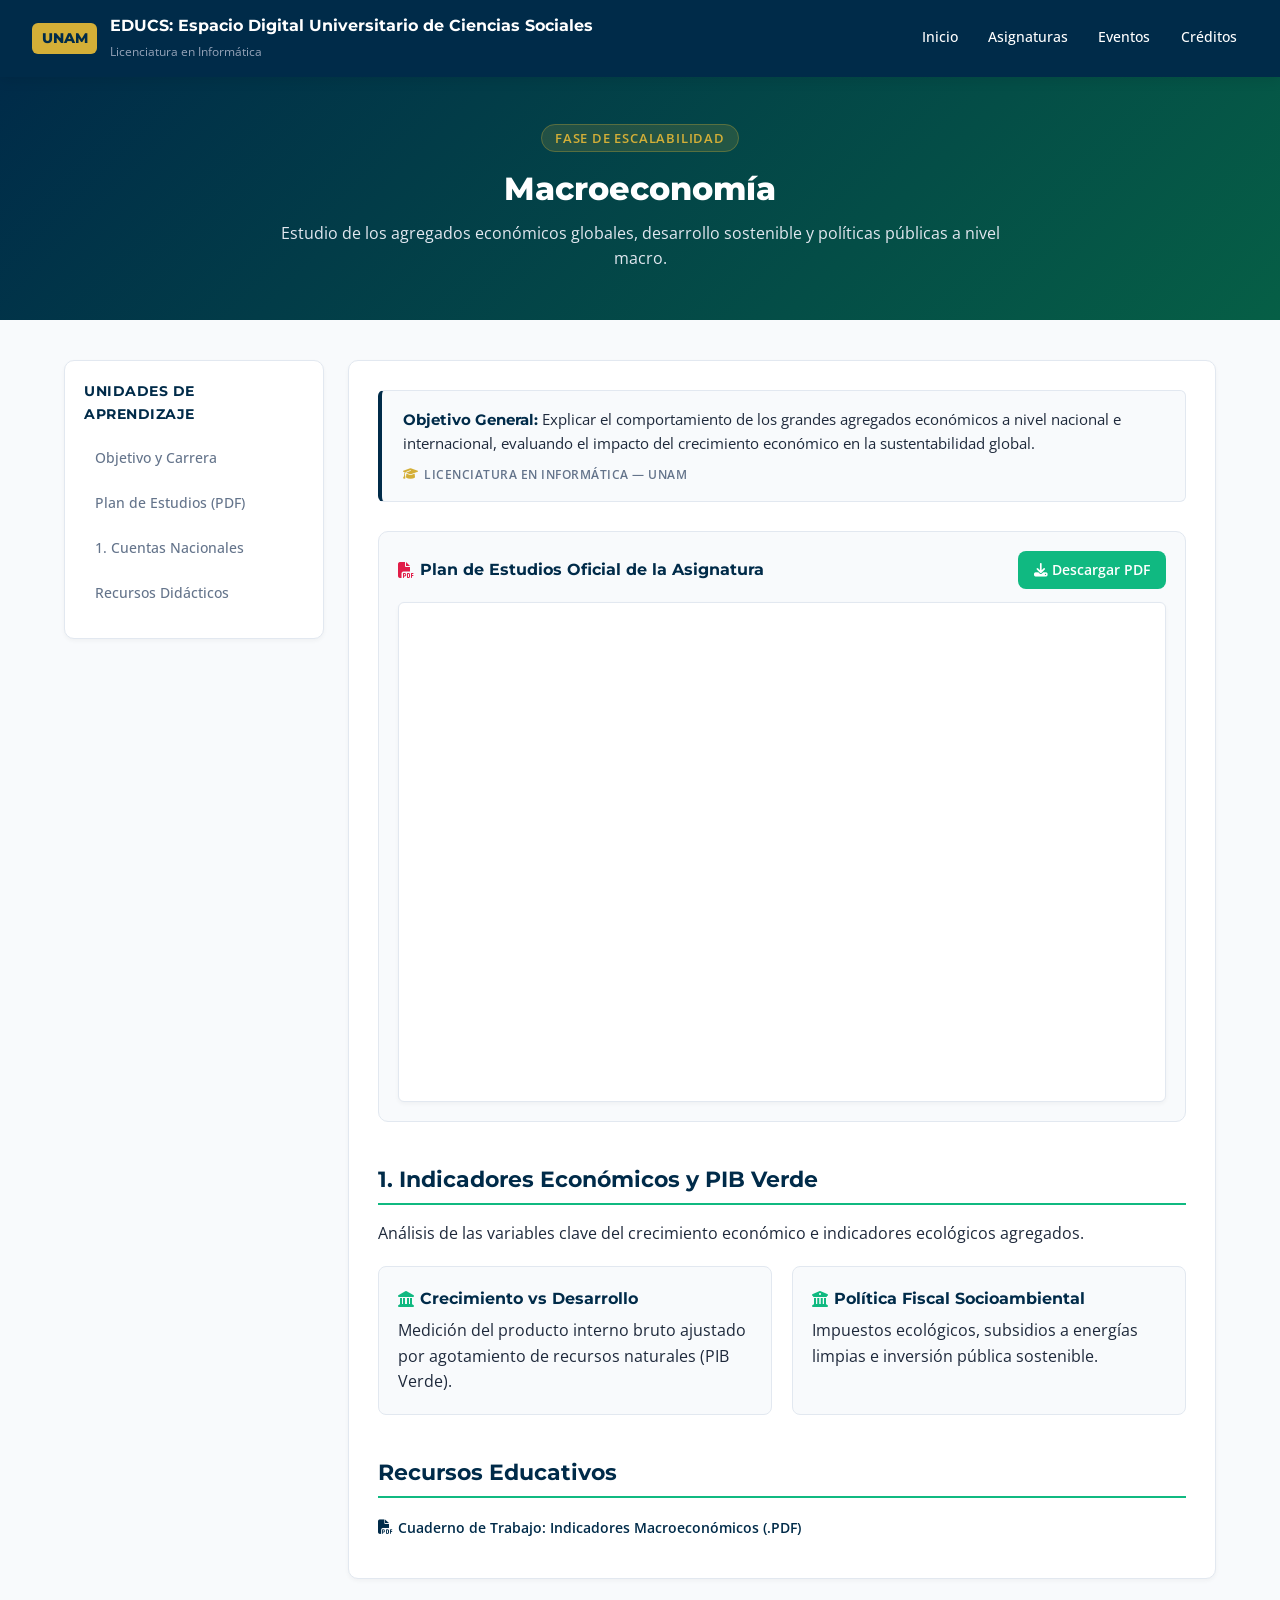
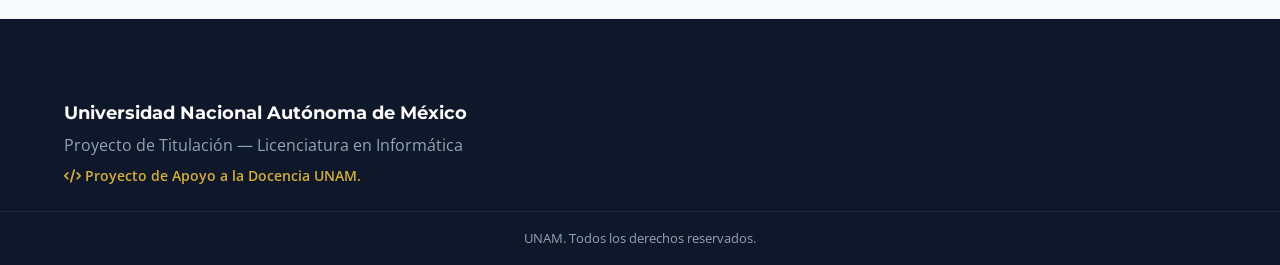
<file: Macroeconomia.html>
<!DOCTYPE html>
<html lang="es">
<head>
  <meta charset="UTF-8">
  <meta name="viewport" content="width=device-width, initial-scale=1.0">
  <title>Macroeconomía | UNAM Sostenibilidad</title>
  <link rel="preconnect" href="https://fonts.googleapis.com">
  <link rel="preconnect" href="https://fonts.gstatic.com" crossorigin>
  <link href="https://fonts.googleapis.com/css2?family=Montserrat:wght@400;600;700;800&family=Open+Sans:wght@400;500;600&display=swap" rel="stylesheet">
  <link rel="stylesheet" href="https://cdnjs.cloudflare.com/ajax/libs/font-awesome/6.4.0/css/all.min.css">
  <link rel="stylesheet" href="styles.css">
</head>
<script src="nav.js"></script>
<body>

  <header class="navbar">
  <a href="index.html" class="logo-container">
    <span class="unam-badge">UNAM</span>
    <div class="logo-text">
      <span class="title">EDUCS: Espacio Digital Universitario de Ciencias Sociales</span>
      <span class="subtitle">Licenciatura en Informática</span>
    </div>
  </a>
  <nav>
    <ul class="nav-links">
      <li><a href="index.html#inicio">Inicio</a></li>
      <li><a href="index.html#proyeccion">Asignaturas</a></li>
      <li><a href="index.html#eventos">Eventos</a></li>
      <li><a href="index.html#acerca">Créditos</a></li>
    </ul>
  </nav>
</header>

  <section class="subject-hero">
    <span class="badge">Fase de Escalabilidad</span>
    <h1>Macroeconomía</h1>
    <p>Estudio de los agregados económicos globales, desarrollo sostenible y políticas públicas a nivel macro.</p>
  </section>

  <main class="container subject-layout">
    <aside class="sidebar-nav">
      <h3>Unidades de Aprendizaje</h3>
      <ul class="sidebar-menu">
        <li><a href="#objetivo">Objetivo y Carrera</a></li>
        <li><a href="#plan-estudios">Plan de Estudios (PDF)</a></li>
        <li><a href="#unidad1">1. Cuentas Nacionales</a></li>
        <li><a href="#recursos">Recursos Didácticos</a></li>
      </ul>
    </aside>

    <section class="content-body">
      <!-- Caja de Objetivo y Carrera -->
      <div id="objetivo" class="subject-meta-box">
        <p class="subject-objective">
          <strong>Objetivo General:</strong> Explicar el comportamiento de los grandes agregados económicos a nivel nacional e internacional, evaluando el impacto del crecimiento económico en la sustentabilidad global.
        </p>
        <span class="subject-degree">
          <i class="fa-solid fa-graduation-cap"></i> Licenciatura en Informática — UNAM
        </span>
      </div>

      <!-- VISOR DE PLAN DE ESTUDIOS (PDF) -->
      <div id="plan-estudios" class="pdf-container">
        <div class="pdf-header">
          <h4><i class="fa-solid fa-file-pdf"></i> Plan de Estudios Oficial de la Asignatura</h4>
          <a href="./docs-PDF/1630_macroeconomia.pdf" download="macroeconomia.pdf" class="btn btn-primary" style="padding: 0.5rem 1rem; font-size: 0.85rem;">
            <i class="fa-solid fa-download"></i> Descargar PDF
          </a>
        </div>
        
        <div class="pdf-viewer-wrapper">
          <iframe src="./docs-PDF/1630_macroeconomia.pdf" type="application/pdf" title="Plan de Estudios - Macroeconomía">
            <div class="pdf-fallback">
              <p>Tu navegador no soporta la visualización previa de archivos PDF integrados.</p>
              <a href="./docs-PDF/1630_macroeconomia.pdf" download class="btn btn-primary">Haz clic aquí para descargar el PDF</a>
            </div>
          </iframe>
        </div>
      </div>

      <!-- Contenidos Temáticos -->
      <h2 id="unidad1" class="section-title" style="margin-top: 2.5rem;">1. Indicadores Económicos y PIB Verde</h2>
      <p>Análisis de las variables clave del crecimiento económico e indicadores ecológicos agregados.</p>

      <div class="card-grid">
        <div class="info-card">
          <h4><i class="fa-solid fa-landmark"></i> Crecimiento vs Desarrollo</h4>
          <p>Medición del producto interno bruto ajustado por agotamiento de recursos naturales (PIB Verde).</p>
        </div>
        <div class="info-card">
          <h4><i class="fa-solid fa-building-columns"></i> Política Fiscal Socioambiental</h4>
          <p>Impuestos ecológicos, subsidios a energías limpias e inversión pública sostenible.</p>
        </div>
      </div>

      <h2 id="recursos" class="section-title" style="margin-top: 2.5rem;">Recursos Educativos</h2>
      <ul class="resource-list">
        <li><a href="#"><i class="fa-solid fa-file-pdf"></i> Cuaderno de Trabajo: Indicadores Macroeconómicos (.PDF)</a></li>
      </ul>
    </section>
  </main>

  <footer class="footer">
    <div class="container footer-content">
      <div class="footer-info">
        <h3>Universidad Nacional Autónoma de México</h3>
        <p>Proyecto de Titulación — Licenciatura en Informática</p>
        <p class="credits"><i class="fa-solid fa-code"></i> Proyecto de Apoyo a la Docencia UNAM.</p>
      </div>
    </div>
    <div class="footer-bottom">
      <p> UNAM. Todos los derechos reservados.</p>
    </div>
  </footer>

</body>
</html>
</file>
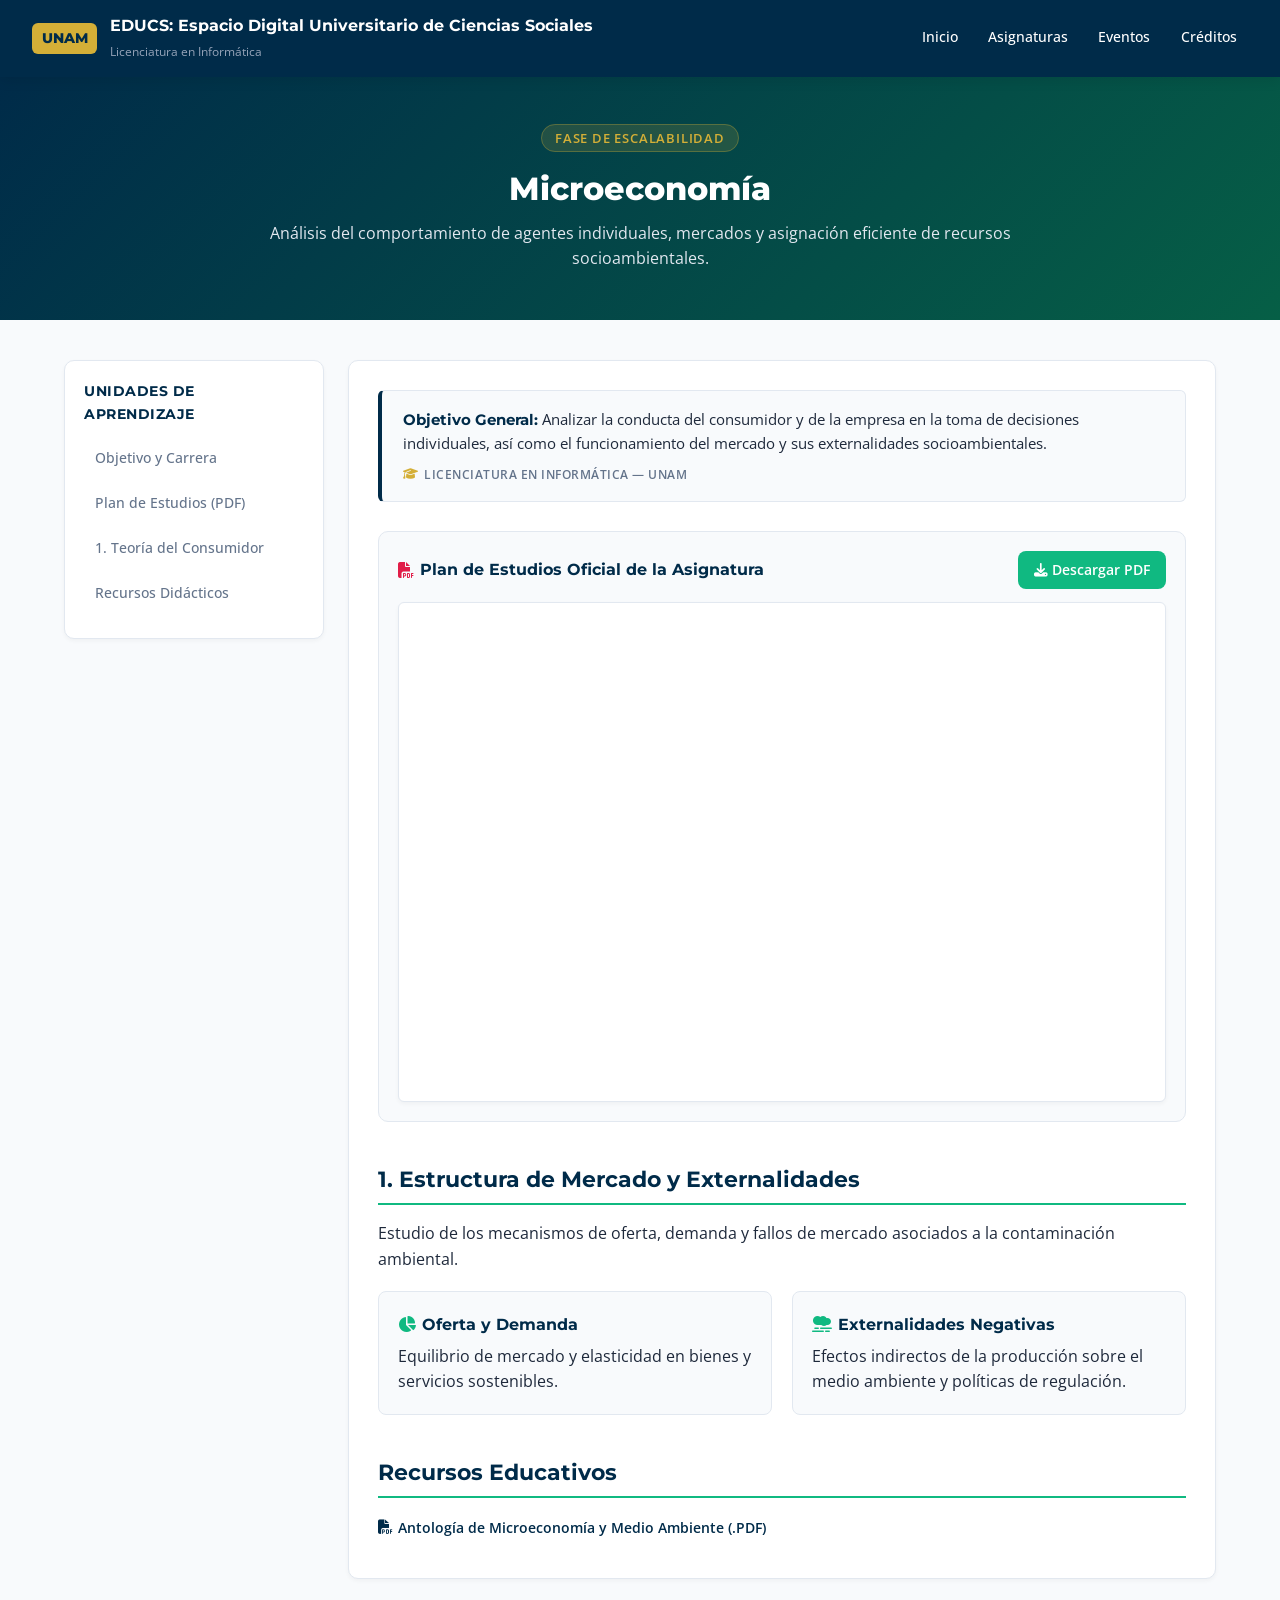
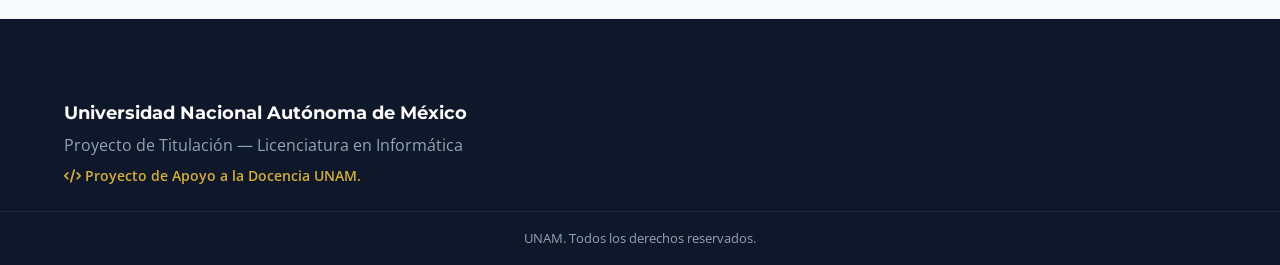
<file: Microeconomia.html>
<!DOCTYPE html>
<html lang="es">
<head>
  <meta charset="UTF-8">
  <meta name="viewport" content="width=device-width, initial-scale=1.0">
  <title>Microeconomía | UNAM Sostenibilidad</title>
  <link rel="preconnect" href="https://fonts.googleapis.com">
  <link rel="preconnect" href="https://fonts.gstatic.com" crossorigin>
  <link href="https://fonts.googleapis.com/css2?family=Montserrat:wght@400;600;700;800&family=Open+Sans:wght@400;500;600&display=swap" rel="stylesheet">
  <link rel="stylesheet" href="https://cdnjs.cloudflare.com/ajax/libs/font-awesome/6.4.0/css/all.min.css">
  <link rel="stylesheet" href="styles.css">
</head>
<script src="nav.js"></script>
<body>

  <header class="navbar">
  <a href="index.html" class="logo-container">
    <span class="unam-badge">UNAM</span>
    <div class="logo-text">
      <span class="title">EDUCS: Espacio Digital Universitario de Ciencias Sociales</span>
      <span class="subtitle">Licenciatura en Informática</span>
    </div>
  </a>
  <nav>
    <ul class="nav-links">
      <li><a href="index.html#inicio">Inicio</a></li>
      <li><a href="index.html#proyeccion">Asignaturas</a></li>
      <li><a href="index.html#eventos">Eventos</a></li>
      <li><a href="index.html#acerca">Créditos</a></li>
    </ul>
  </nav>
</header>

  <section class="subject-hero">
    <span class="badge">Fase de Escalabilidad</span>
    <h1>Microeconomía</h1>
    <p>Análisis del comportamiento de agentes individuales, mercados y asignación eficiente de recursos socioambientales.</p>
  </section>

  <main class="container subject-layout">
    <aside class="sidebar-nav">
      <h3>Unidades de Aprendizaje</h3>
      <ul class="sidebar-menu">
        <li><a href="#objetivo">Objetivo y Carrera</a></li>
        <li><a href="#plan-estudios">Plan de Estudios (PDF)</a></li>
        <li><a href="#unidad1">1. Teoría del Consumidor</a></li>
        <li><a href="#recursos">Recursos Didácticos</a></li>
      </ul>
    </aside>

    <section class="content-body">
      <!-- Caja de Objetivo y Carrera -->
      <div id="objetivo" class="subject-meta-box">
        <p class="subject-objective">
          <strong>Objetivo General:</strong> Analizar la conducta del consumidor y de la empresa en la toma de decisiones individuales, así como el funcionamiento del mercado y sus externalidades socioambientales.
        </p>
        <span class="subject-degree">
          <i class="fa-solid fa-graduation-cap"></i> Licenciatura en Informática — UNAM
        </span>
      </div>

      <!-- VISOR DE PLAN DE ESTUDIOS (PDF) -->
      <div id="plan-estudios" class="pdf-container">
        <div class="pdf-header">
          <h4><i class="fa-solid fa-file-pdf"></i> Plan de Estudios Oficial de la Asignatura</h4>
          <!-- Botón de descarga local -->
          <a href="./docs-PDF/1532_microeconomia.pdf" download="microeconomia.pdf" class="btn btn-primary" style="padding: 0.5rem 1rem; font-size: 0.85rem;">
            <i class="fa-solid fa-download"></i> Descargar PDF
          </a>
        </div>
        
        <div class="pdf-viewer-wrapper">
          <!-- Objeto principal para servidores locales / producción -->
          <object data="./docs-PDF/1532_microeconomia.pdf" type="application/pdf" width="100%" height="100%">
            <!-- iframe alternativo directo -->
            <iframe src="./docs-PDF/1532_microeconomia.pdf" title="Plan de Estudios - Microeconomía">
              <div class="pdf-fallback">
                <p>Tu navegador no permite la visualización previa local del archivo PDF.</p>
                <a href="./docs-PDF/1532_microeconomia.pdf" download="microeconomia.pdf" class="btn btn-primary">
                  <i class="fa-solid fa-download"></i> Clic aquí para descargar el PDF
                </a>
              </div>
            </iframe>
          </object>
        </div>
      </div>

      <!-- Contenidos Temáticos -->
      <h2 id="unidad1" class="section-title" style="margin-top: 2.5rem;">1. Estructura de Mercado y Externalidades</h2>
      <p>Estudio de los mecanismos de oferta, demanda y fallos de mercado asociados a la contaminación ambiental.</p>

      <div class="card-grid">
        <div class="info-card">
          <h4><i class="fa-solid fa-chart-pie"></i> Oferta y Demanda</h4>
          <p>Equilibrio de mercado y elasticidad en bienes y servicios sostenibles.</p>
        </div>
        <div class="info-card">
          <h4><i class="fa-solid fa-smog"></i> Externalidades Negativas</h4>
          <p>Efectos indirectos de la producción sobre el medio ambiente y políticas de regulación.</p>
        </div>
      </div>

      <h2 id="recursos" class="section-title" style="margin-top: 2.5rem;">Recursos Educativos</h2>
      <ul class="resource-list">
        <li><a href="#"><i class="fa-solid fa-file-pdf"></i> Antología de Microeconomía y Medio Ambiente (.PDF)</a></li>
      </ul>
    </section>
  </main>

  <footer class="footer">
    <div class="container footer-content">
      <div class="footer-info">
        <h3>Universidad Nacional Autónoma de México</h3>
        <p>Proyecto de Titulación — Licenciatura en Informática</p>
        <p class="credits"><i class="fa-solid fa-code"></i> Proyecto de Apoyo a la Docencia UNAM.</p>
      </div>
    </div>
    <div class="footer-bottom">
      <p> UNAM. Todos los derechos reservados.</p>
    </div>
  </footer>

</body>
</html>
</file>
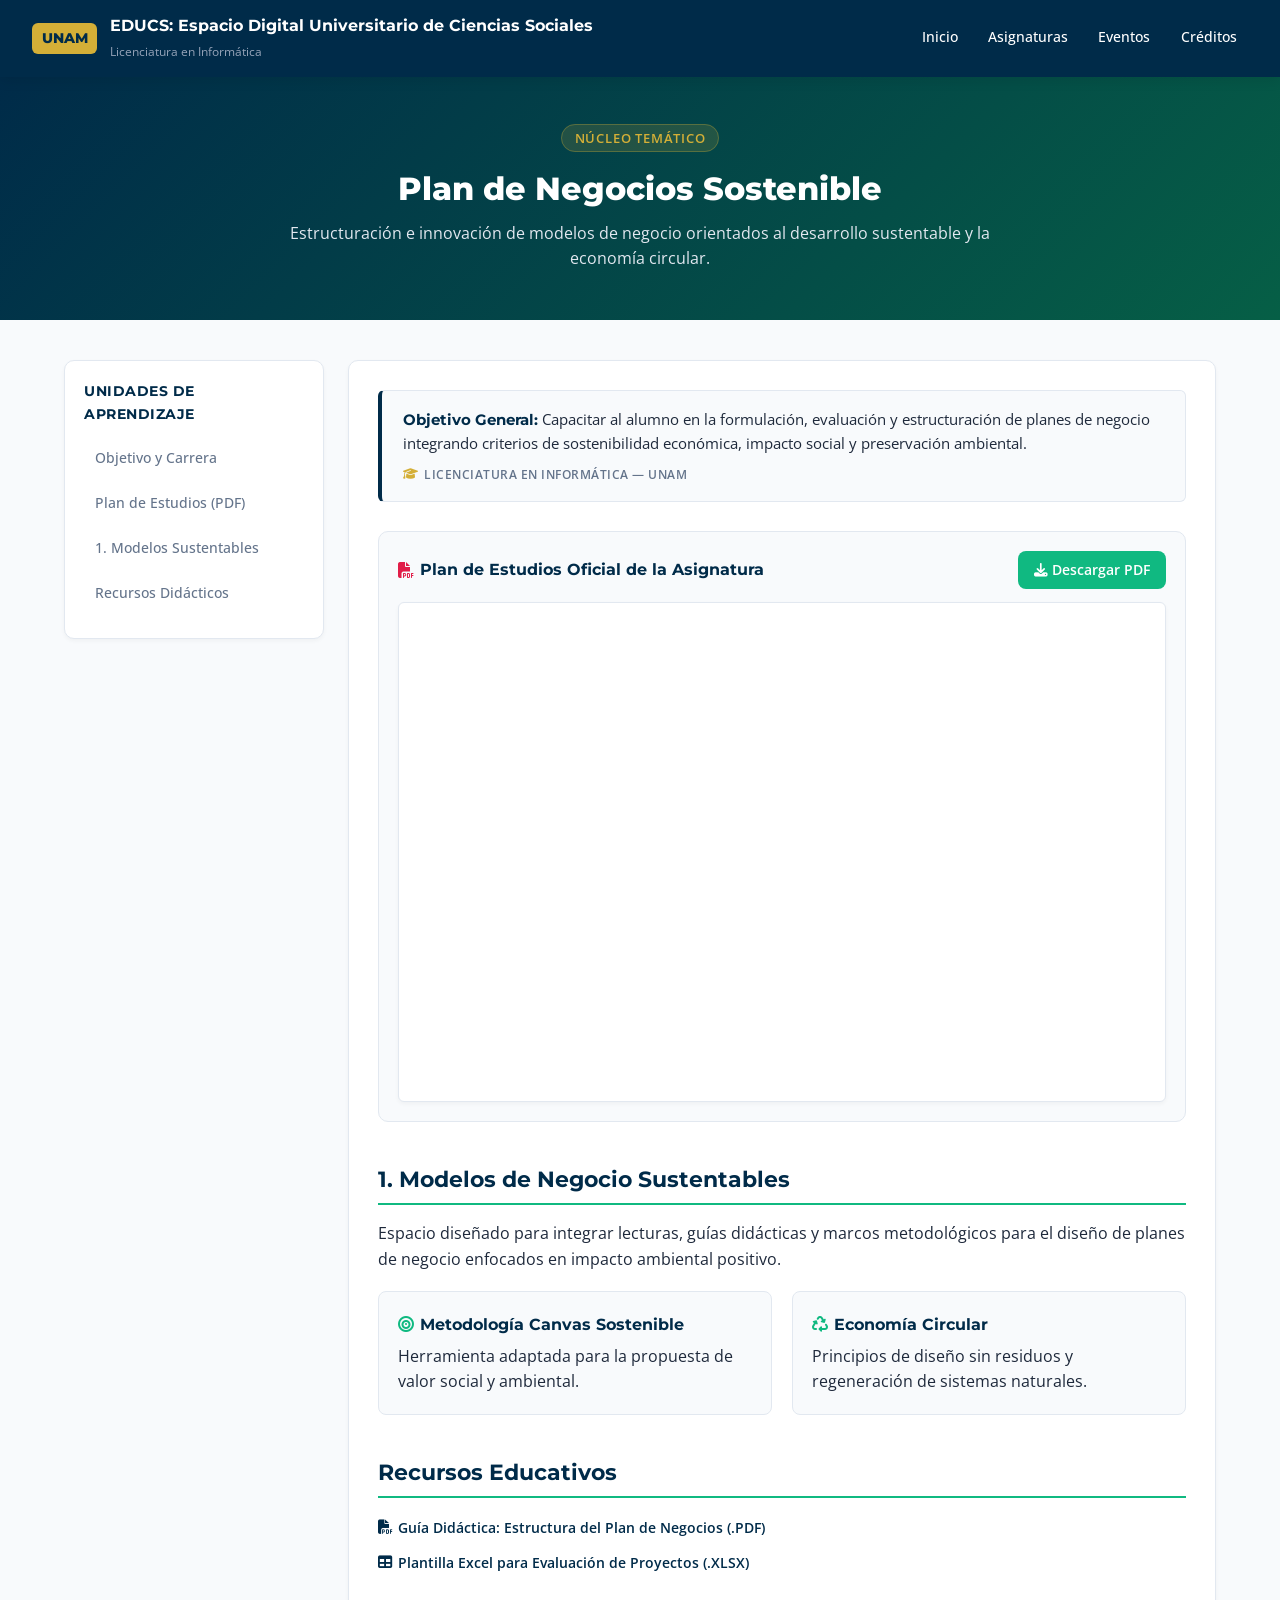
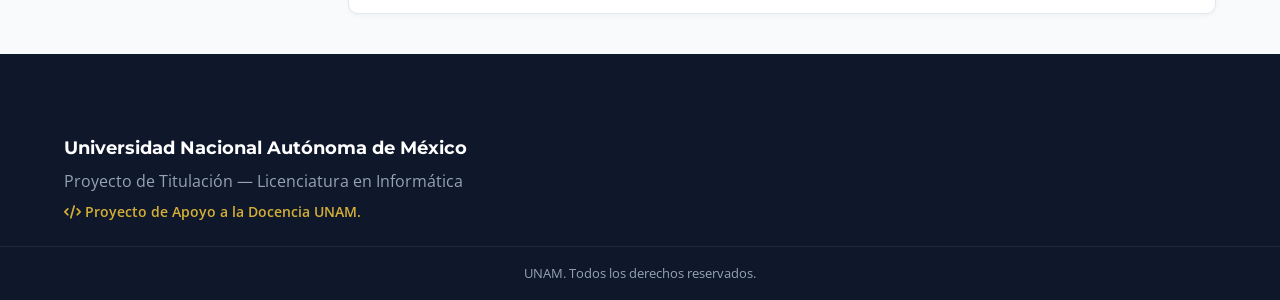
<file: Plan_Negocios.html>
<!DOCTYPE html>
<html lang="es">
<head>
  <meta charset="UTF-8">
  <meta name="viewport" content="width=device-width, initial-scale=1.0">
  <title>Plan de Negocios | UNAM Sostenibilidad</title>
  <link rel="preconnect" href="https://fonts.googleapis.com">
  <link rel="preconnect" href="https://fonts.gstatic.com" crossorigin>
  <link href="https://fonts.googleapis.com/css2?family=Montserrat:wght@400;600;700;800&family=Open+Sans:wght@400;500;600&display=swap" rel="stylesheet">
  <link rel="stylesheet" href="https://cdnjs.cloudflare.com/ajax/libs/font-awesome/6.4.0/css/all.min.css">
  <link rel="stylesheet" href="styles.css">
</head>
<script src="nav.js"></script>
<body>

  <header class="navbar">
  <a href="index.html" class="logo-container">
    <span class="unam-badge">UNAM</span>
    <div class="logo-text">
      <span class="title">EDUCS: Espacio Digital Universitario de Ciencias Sociales</span>
      <span class="subtitle">Licenciatura en Informática</span>
    </div>
  </a>
  <nav>
    <ul class="nav-links">
      <li><a href="index.html#inicio">Inicio</a></li>
      <li><a href="index.html#proyeccion">Asignaturas</a></li>
      <li><a href="index.html#eventos">Eventos</a></li>
      <li><a href="index.html#acerca">Créditos</a></li>
    </ul>
  </nav>
</header>

  <section class="subject-hero">
    <span class="badge">Núcleo Temático</span>
    <h1>Plan de Negocios Sostenible</h1>
    <p>Estructuración e innovación de modelos de negocio orientados al desarrollo sustentable y la economía circular.</p>
  </section>

  <main class="container subject-layout">
    <aside class="sidebar-nav">
      <h3>Unidades de Aprendizaje</h3>
      <ul class="sidebar-menu">
        <li><a href="#objetivo">Objetivo y Carrera</a></li>
        <li><a href="#plan-estudios">Plan de Estudios (PDF)</a></li>
        <li><a href="#unidad1">1. Modelos Sustentables</a></li>
        <li><a href="#recursos">Recursos Didácticos</a></li>
      </ul>
    </aside>

    <section class="content-body">
      <!-- Caja de Objetivo y Carrera -->
      <div id="objetivo" class="subject-meta-box">
        <p class="subject-objective">
          <strong>Objetivo General:</strong> Capacitar al alumno en la formulación, evaluación y estructuración de planes de negocio integrando criterios de sostenibilidad económica, impacto social y preservación ambiental.
        </p>
        <span class="subject-degree">
          <i class="fa-solid fa-graduation-cap"></i> Licenciatura en Informática — UNAM
        </span>
      </div>

      <!-- VISOR DE PLAN DE ESTUDIOS (PDF) -->
      <div id="plan-estudios" class="pdf-container">
        <div class="pdf-header">
          <h4><i class="fa-solid fa-file-pdf"></i> Plan de Estudios Oficial de la Asignatura</h4>
          <!-- Botón de descarga con la ruta exacta -->
          <a href="docs-PDF/1969_plan_de_negocios_de_la_exportacion.pdf" download="1969_plan_de_negocios_de_la_exportacion.pdf" class="btn btn-primary" style="padding: 0.5rem 1rem; font-size: 0.85rem;">
            <i class="fa-solid fa-download"></i> Descargar PDF
          </a>
        </div>
        
        <div class="pdf-viewer-wrapper">
          <!-- iframe con la ruta exacta y tipo de objeto -->
          <iframe src="docs-PDF/1969_plan_de_negocios_de_la_exportacion.pdf" type="application/pdf" title="Plan de Estudios - Plan de Negocios Sostenible">
            <div class="pdf-fallback">
              <p>Tu navegador no soporta la visualización previa de archivos PDF integrados.</p>
              <a href="docs-PDF/1969_plan_de_negocios_de_la_exportacion.pdf" download class="btn btn-primary">Haz clic aquí para descargar el PDF</a>
            </div>
          </iframe>
        </div>
      </div>

      <!-- Contenidos Temáticos -->
      <h2 id="unidad1" class="section-title" style="margin-top: 2.5rem;">1. Modelos de Negocio Sustentables</h2>
      <p>Espacio diseñado para integrar lecturas, guías didácticas y marcos metodológicos para el diseño de planes de negocio enfocados en impacto ambiental positivo.</p>

      <div class="card-grid">
        <div class="info-card">
          <h4><i class="fa-solid fa-bullseye"></i> Metodología Canvas Sostenible</h4>
          <p>Herramienta adaptada para la propuesta de valor social y ambiental.</p>
        </div>
        <div class="info-card">
          <h4><i class="fa-solid fa-recycle"></i> Economía Circular</h4>
          <p>Principios de diseño sin residuos y regeneración de sistemas naturales.</p>
        </div>
      </div>

      <h2 id="recursos" class="section-title" style="margin-top: 2.5rem;">Recursos Educativos</h2>
      <ul class="resource-list">
        <li><a href="#"><i class="fa-solid fa-file-pdf"></i> Guía Didáctica: Estructura del Plan de Negocios (.PDF)</a></li>
        <li><a href="#"><i class="fa-solid fa-table"></i> Plantilla Excel para Evaluación de Proyectos (.XLSX)</a></li>
      </ul>
    </section>
  </main>

  <footer class="footer">
    <div class="container footer-content">
      <div class="footer-info">
        <h3>Universidad Nacional Autónoma de México</h3>
        <p>Proyecto de Titulación — Licenciatura en Informática</p>
        <p class="credits"><i class="fa-solid fa-code"></i> Proyecto de Apoyo a la Docencia UNAM.</p>
      </div>
    </div>
    <div class="footer-bottom">
      <p>UNAM. Todos los derechos reservados.</p>
    </div>
  </footer>

</body>
</html>
</file>
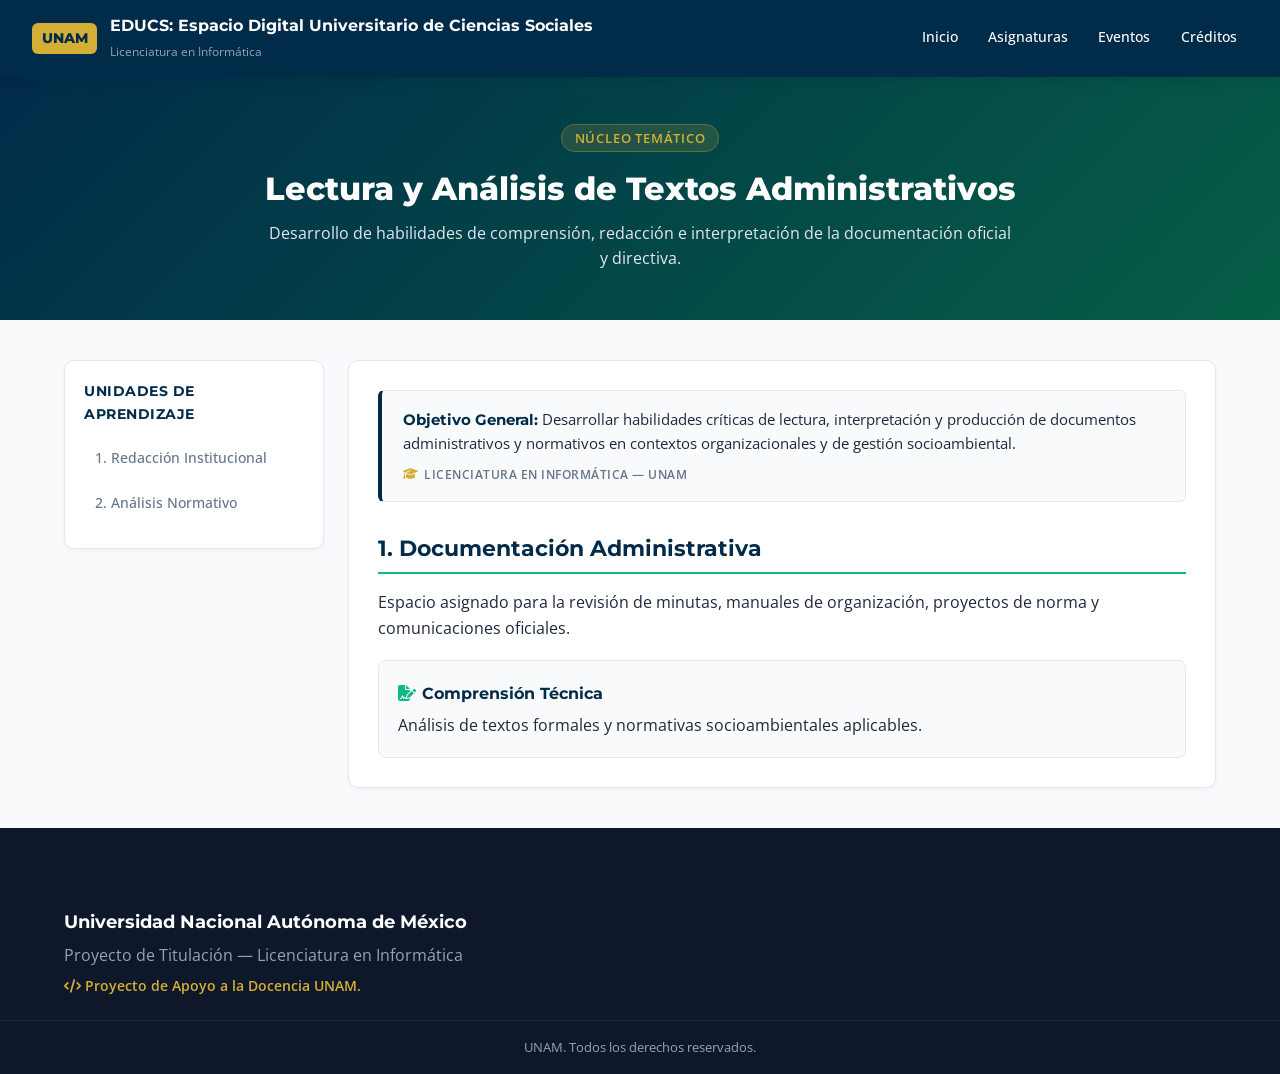
<file: Textos_Administrativos.html>
<!DOCTYPE html>
<html lang="es">
<head>
  <meta charset="UTF-8">
  <meta name="viewport" content="width=device-width, initial-scale=1.0">
  <title>Lectura y Análisis de Textos Administrativos | UNAM Sostenibilidad</title>
  <link rel="preconnect" href="https://fonts.googleapis.com">
  <link rel="preconnect" href="https://fonts.gstatic.com" crossorigin>
  <link href="https://fonts.googleapis.com/css2?family=Montserrat:wght@400;600;700;800&family=Open+Sans:wght@400;500;600&display=swap" rel="stylesheet">
  <link rel="stylesheet" href="https://cdnjs.cloudflare.com/ajax/libs/font-awesome/6.4.0/css/all.min.css">
  <link rel="stylesheet" href="styles.css">
</head>
<script src="nav.js"></script>
<body>

  <header class="navbar">
  <a href="index.html" class="logo-container">
    <span class="unam-badge">UNAM</span>
    <div class="logo-text">
      <span class="title">EDUCS: Espacio Digital Universitario de Ciencias Sociales</span>
      <span class="subtitle">Licenciatura en Informática</span>
    </div>
  </a>
  <nav>
    <ul class="nav-links">
      <li><a href="index.html#inicio">Inicio</a></li>
      <li><a href="index.html#proyeccion">Asignaturas</a></li>
      <li><a href="index.html#eventos">Eventos</a></li>
      <li><a href="index.html#acerca">Créditos</a></li>
    </ul>
  </nav>
</header>

  <section class="subject-hero">
    <span class="badge">Núcleo Temático</span>
    <h1>Lectura y Análisis de Textos Administrativos</h1>
    <p>Desarrollo de habilidades de comprensión, redacción e interpretación de la documentación oficial y directiva.</p>
  </section>

  <main class="container subject-layout">
    <aside class="sidebar-nav">
      <h3>Unidades de Aprendizaje</h3>
      <ul class="sidebar-menu">
        <li><a href="#unidad1">1. Redacción Institucional</a></li>
        <li><a href="#unidad2">2. Análisis Normativo</a></li>
      </ul>
    </aside>

    <section class="content-body">
      <!-- Caja de Objetivo y Carrera -->
      <div class="subject-meta-box">
        <p class="subject-objective">
          <strong>Objetivo General:</strong> Desarrollar habilidades críticas de lectura, interpretación y producción de documentos administrativos y normativos en contextos organizacionales y de gestión socioambiental.
        </p>
        <span class="subject-degree">
          <i class="fa-solid fa-graduation-cap"></i> Licenciatura en Informática — UNAM
        </span>
      </div>

      <h2 id="unidad1" class="section-title">1. Documentación Administrativa</h2>
      <p>Espacio asignado para la revisión de minutas, manuales de organización, proyectos de norma y comunicaciones oficiales.</p>

      <div class="card-grid">
        <div class="info-card">
          <h4><i class="fa-solid fa-file-signature"></i> Comprensión Técnica</h4>
          <p>Análisis de textos formales y normativas socioambientales aplicables.</p>
        </div>
      </div>
    </section>
  </main>

  <footer class="footer">
    <div class="container footer-content">
      <div class="footer-info">
        <h3>Universidad Nacional Autónoma de México</h3>
        <p>Proyecto de Titulación — Licenciatura en Informática</p>
        <p class="credits"><i class="fa-solid fa-code"></i> Proyecto de Apoyo a la Docencia UNAM.</p>
      </div>
    </div>
    <div class="footer-bottom">
      <p>UNAM. Todos los derechos reservados.</p>
    </div>
  </footer>

</body>
</html>
</file>
<file: styles.css>
/* ==========================================================================
1. VARIABLES GLOBALES (Identidad UNAM + Sostenibilidad)
   ========================================================================== */
:root {
  --primary-color: #002B49;     /* Azul Institucional UNAM */
  --accent-gold: #D4AF37;       /* Oro UNAM */
  --green-eco: #10B981;         /* Verde Sostenibilidad */
  --green-dark: #065F46;
  --bg-light: #F8FAFC;
  --text-dark: #1E293B;
  --text-muted: #64748B;
  --white: #FFFFFF;
  --border-color: #E2E8F0;
  --shadow-sm: 0 2px 4px rgba(0, 0, 0, 0.04);
  --shadow-md: 0 4px 12px rgba(0, 0, 0, 0.08);
  --font-heading: 'Montserrat', sans-serif;
  --font-body: 'Open Sans', sans-serif;
  --radius: 10px;
}

/* ==========================================================================
2. RESET BÁSICO Y ESTRUCTURA GLOBAL
   ========================================================================== */
*, *::before, *::after {
  margin: 0;
  padding: 0;
  box-sizing: border-box;
}

body {
  font-family: var(--font-body);
  background-color: var(--bg-light);
  color: var(--text-dark);
  line-height: 1.6;
  display: flex;
  flex-direction: column;
  min-height: 100vh;
  -webkit-font-smoothing: antialiased;
}

.container {
  max-width: 1200px;
  margin: 0 auto;
  padding: 2.5rem 1.5rem;
  width: 100%;
}

/* ==========================================================================
3. NAVBAR NAVEGACIÓN (Minimalista y con Scroll Horizontal Responsivo)
   ========================================================================== */
.navbar {
  display: flex;
  justify-content: space-between;
  align-items: center;
  padding: 0.8rem 2rem;
  background-color: var(--primary-color);
  color: var(--white);
  position: sticky;
  top: 0;
  z-index: 1000;
  box-shadow: var(--shadow-md);
  gap: 1.5rem;
}

.logo-container {
  display: flex;
  align-items: center;
  gap: 0.8rem;
  text-decoration: none;
  color: var(--white);
  flex-shrink: 0;
}

.unam-badge {
  background: var(--accent-gold);
  color: var(--primary-color);
  font-weight: 800;
  padding: 0.3rem 0.6rem;
  border-radius: 6px;
  font-family: var(--font-heading);
  font-size: 0.85rem;
}

.logo-text .title {
  display: block;
  font-family: var(--font-heading);
  font-weight: 700;
  font-size: 1rem;
}

.logo-text .subtitle {
  font-size: 0.75rem;
  color: #94A3B8;
}

/* Menú de materias con scroll horizontal nativo y limpio */
.nav-links {
  display: flex;
  list-style: none;
  gap: 0.5rem;
  overflow-x: auto;
  scrollbar-width: none;
  -ms-overflow-style: none;
  padding-bottom: 2px;
}

.nav-links::-webkit-scrollbar {
  display: none;
}

.nav-links a {
  color: var(--white);
  text-decoration: none;
  font-weight: 500;
  font-size: 0.9rem;
  transition: color 0.2s, background-color 0.2s;
  padding: 0.4rem 0.7rem;
  border-radius: 6px;
  white-space: nowrap;
}

.nav-links a:hover,
.nav-links a.active {
  color: var(--accent-gold);
  background-color: rgba(255, 255, 255, 0.08);
}

/* ==========================================================================
4. HERO SECTIONS (INICIO Y ASIGNATURAS)
   ========================================================================== */
.hero {
  position: relative;
  background: linear-gradient(135deg, var(--primary-color) 0%, var(--green-dark) 100%);
  color: var(--white);
  padding: 5rem 1.5rem;
  text-align: center;
}

.hero-content {
  max-width: 800px;
  margin: 0 auto;
}

.tag {
  background-color: rgba(255, 255, 255, 0.12);
  padding: 0.3rem 0.9rem;
  border-radius: 20px;
  font-size: 0.8rem;
  text-transform: uppercase;
  letter-spacing: 1px;
}

.hero h1 {
  font-family: var(--font-heading);
  font-size: 2.2rem;
  font-weight: 800;
  margin: 1.2rem 0 0.8rem;
  line-height: 1.2;
}

.hero p {
  font-size: 1rem;
  color: #E2E8F0;
  margin-bottom: 1.8rem;
}

.hero-buttons {
  display: flex;
  justify-content: center;
  gap: 1rem;
}

.btn {
  padding: 0.7rem 1.5rem;
  border-radius: 8px;
  font-weight: 600;
  text-decoration: none;
  transition: transform 0.2s, box-shadow 0.2s;
  font-size: 0.95rem;
}

.btn-primary {
  background-color: var(--green-eco);
  color: var(--white);
}

.btn:hover {
  transform: translateY(-2px);
  box-shadow: var(--shadow-sm);
}

/* Hero de Páginas de Asignaturas Individuales */
.subject-hero {
  background: linear-gradient(135deg, var(--primary-color) 0%, var(--green-dark) 100%);
  color: var(--white);
  padding: 3rem 1.5rem;
  text-align: center;
}

.subject-hero .badge {
  background-color: rgba(212, 175, 55, 0.15);
  color: var(--accent-gold);
  border: 1px solid rgba(212, 175, 55, 0.3);
  padding: 0.25rem 0.8rem;
  border-radius: 20px;
  font-size: 0.8rem;
  font-weight: 600;
  text-transform: uppercase;
  letter-spacing: 0.8px;
}

.subject-hero h1 {
  font-family: var(--font-heading);
  font-size: 2rem;
  font-weight: 800;
  margin: 0.8rem 0 0.4rem;
}

.subject-hero p {
  font-size: 1rem;
  color: #E2E8F0;
  max-width: 750px;
  margin: 0 auto;
}

/* ==========================================================================
5. CATALOGO INTERACTIVO Y BUSCADOR (index.html)
   ========================================================================== */
.scalability-section {
  background-color: var(--primary-color);
  color: var(--white);
  padding: 3.5rem 0;
}

.section-header {
  text-align: center;
  margin-bottom: 2rem;
}

.text-light h2 {
  color: var(--white);
  font-family: var(--font-heading);
  font-size: 1.8rem;
}

.text-light p {
  color: #94A3B8;
  font-size: 0.95rem;
}

.subject-toolbar {
  display: flex;
  align-items: center;
  justify-content: space-between;
  gap: 1rem;
  flex-wrap: wrap;
  margin-bottom: 1.5rem;
}

.subject-search {
  position: relative;
  flex: 1;
  min-width: 220px;
}

.subject-search i {
  position: absolute;
  left: 1rem;
  top: 50%;
  transform: translateY(-50%);
  color: #94A3B8;
}

.subject-search input {
  width: 100%;
  padding: 0.7rem 1rem 0.7rem 2.5rem;
  border-radius: 8px;
  border: 1px solid rgba(255, 255, 255, 0.12);
  background: rgba(255, 255, 255, 0.04);
  color: #FFFFFF;
  font-family: var(--font-body);
  font-size: 0.9rem;
}

.subject-search input::placeholder {
  color: #94A3B8;
}

.subject-search input:focus {
  outline: none;
  border-color: var(--green-eco);
  background: rgba(255, 255, 255, 0.07);
}

.subject-nav {
  display: flex;
  align-items: center;
  gap: 0.6rem;
}

.arrow-btn {
  background: rgba(255, 255, 255, 0.06);
  border: 1px solid rgba(255, 255, 255, 0.15);
  color: #FFFFFF;
  width: 38px;
  height: 38px;
  border-radius: 50%;
  cursor: pointer;
  display: flex;
  align-items: center;
  justify-content: center;
  transition: background 0.2s, transform 0.2s;
}

.arrow-btn:hover:not(:disabled) {
  background: var(--green-eco);
  transform: translateY(-1px);
}

.arrow-btn:disabled {
  opacity: 0.3;
  cursor: not-allowed;
}

.subject-counter {
  color: #94A3B8;
  font-family: var(--font-heading);
  font-weight: 600;
  font-size: 0.9rem;
  min-width: 50px;
  text-align: center;
}

.theme-title {
  font-family: var(--font-heading);
  color: var(--accent-gold);
  font-size: 1.2rem;
  margin-bottom: 1rem;
  text-align: center;
}

.roadmap-grid {
  display: grid;
  grid-template-columns: repeat(auto-fit, minmax(240px, 1fr));
  gap: 1.2rem;
}

.roadmap-card {
  background: rgba(255, 255, 255, 0.04);
  border: 1px solid rgba(255, 255, 255, 0.08);
  padding: 1.5rem 1.2rem;
  border-radius: var(--radius);
  position: relative;
  transition: transform 0.2s, background 0.2s, border-color 0.2s;
}

a.roadmap-card {
  text-decoration: none;
  color: inherit;
  display: block;
  cursor: pointer;
}

a.roadmap-card:hover {
  transform: translateY(-3px);
  background: rgba(255, 255, 255, 0.08);
  border-color: var(--green-eco);
}

.roadmap-card.disabled {
  cursor: default;
}

.roadmap-card.disabled:hover {
  transform: none;
  background: rgba(255, 255, 255, 0.04);
  border-color: rgba(255, 255, 255, 0.08);
}

.roadmap-card.highlight {
  border: 2px solid var(--accent-gold);
}

.status-badge {
  font-size: 0.7rem;
  text-transform: uppercase;
  padding: 0.2rem 0.5rem;
  border-radius: 10px;
  background: #334155;
  color: #94A3B8;
  display: inline-block;
  margin-bottom: 0.4rem;
  font-weight: 600;
}

.status-badge.active {
  background: var(--accent-gold);
  color: var(--primary-color);
  font-weight: 700;
}

.card-icon {
  font-size: 1.8rem;
  color: var(--green-eco);
  margin: 0.6rem 0;
  display: block;
}

.roadmap-card h3 {
  font-family: var(--font-heading);
  font-size: 1.05rem;
  margin-bottom: 0.4rem;
  color: var(--white);
}

.roadmap-card p {
  font-size: 0.82rem;
  color: #94A3B8;
  line-height: 1.4;
}

.empty-msg {
  grid-column: 1 / -1;
  text-align: center;
  color: #94A3B8;
  padding: 2rem 0;
}

/* ==========================================================================
6. LAYOUT INTERNO DE CADA ASIGNATURA (PÁGINAS INDIVIDUALES)
   ========================================================================== */
.subject-layout {
  display: grid;
  grid-template-columns: 260px 1fr;
  gap: 1.5rem;
}

.sidebar-nav {
  background: var(--white);
  padding: 1.2rem;
  border-radius: var(--radius);
  box-shadow: var(--shadow-sm);
  border: 1px solid var(--border-color);
  height: fit-content;
}

.sidebar-nav h3 {
  font-family: var(--font-heading);
  font-size: 0.9rem;
  color: var(--primary-color);
  margin-bottom: 0.8rem;
  text-transform: uppercase;
  letter-spacing: 0.5px;
}

.sidebar-menu {
  list-style: none;
}

.sidebar-menu li {
  margin-bottom: 0.4rem;
}

.sidebar-menu a {
  display: block;
  padding: 0.5rem 0.7rem;
  color: var(--text-muted);
  text-decoration: none;
  font-size: 0.88rem;
  font-weight: 500;
  border-radius: 6px;
  transition: all 0.2s;
}

.sidebar-menu a:hover {
  background-color: #F1F5F9;
  color: var(--primary-color);
}

.content-body {
  background: var(--white);
  padding: 1.8rem;
  border-radius: var(--radius);
  box-shadow: var(--shadow-sm);
  border: 1px solid var(--border-color);
}

.subject-meta-box {
  background-color: #F8FAFC;
  border-left: 4px solid var(--primary-color);
  padding: 1.1rem 1.3rem;
  border-radius: 6px;
  margin-bottom: 1.8rem;
  border-top: 1px solid var(--border-color);
  border-right: 1px solid var(--border-color);
  border-bottom: 1px solid var(--border-color);
}

.subject-objective {
  font-size: 0.95rem;
  color: var(--text-dark);
  line-height: 1.5;
  margin-bottom: 0.6rem;
}

.subject-objective strong {
  color: var(--primary-color);
  font-family: var(--font-heading);
}

.subject-degree {
  font-size: 0.75rem;
  color: var(--text-muted);
  text-transform: uppercase;
  letter-spacing: 0.5px;
  font-weight: 600;
  display: flex;
  align-items: center;
  gap: 0.4rem;
}

.subject-degree i {
  color: var(--accent-gold);
}

.section-title {
  font-family: var(--font-heading);
  color: var(--primary-color);
  font-size: 1.35rem;
  margin-bottom: 1rem;
  padding-bottom: 0.4rem;
  border-bottom: 2px solid var(--green-eco);
}

.card-grid {
  display: grid;
  grid-template-columns: repeat(auto-fit, minmax(240px, 1fr));
  gap: 1.2rem;
  margin-top: 1.2rem;
}

.info-card {
  padding: 1.2rem;
  border: 1px solid var(--border-color);
  border-radius: 8px;
  background: var(--bg-light);
  transition: transform 0.2s, box-shadow 0.2s, border-color 0.2s;
}

.info-card:hover {
  transform: translateY(-2px);
  box-shadow: var(--shadow-sm);
  border-color: var(--green-eco);
}

.info-card h4 {
  font-family: var(--font-heading);
  margin-bottom: 0.4rem;
  color: var(--primary-color);
  display: flex;
  align-items: center;
  gap: 0.4rem;
  font-size: 1rem;
}

.info-card h4 i {
  color: var(--green-eco);
}

.resource-list {
  list-style: none;
  margin-top: 0.8rem;
}

.resource-list li {
  margin-bottom: 0.6rem;
}

.resource-list a {
  color: var(--primary-color);
  text-decoration: none;
  font-weight: 600;
  font-size: 0.9rem;
  display: inline-flex;
  align-items: center;
  gap: 0.4rem;
  transition: color 0.2s;
}

.resource-list a:hover {
  color: var(--green-eco);
}

/* ==========================================================================
7. FOOTER INSTITUCIONAL
   ========================================================================== */
.footer {
  margin-top: auto;
  background-color: #0F172A;
  color: #94A3B8;
  padding-top: 2.5rem;
}

.footer-content {
  display: flex;
  justify-content: space-between;
  flex-wrap: wrap;
  gap: 1.5rem;
  padding-bottom: 1.5rem;
  max-width: 1200px;
  margin: 0 auto;
  padding-left: 1.5rem;
  padding-right: 1.5rem;
}

.footer-info h3 {
  color: var(--white);
  font-family: var(--font-heading);
  margin-bottom: 0.4rem;
  font-size: 1.1rem;
}

.credits {
  margin-top: 0.4rem;
  color: var(--accent-gold);
  font-weight: 600;
  font-size: 0.85rem;
}

.footer-note p {
  font-size: 0.82rem;
  max-width: 380px;
}

.footer-bottom {
  text-align: center;
  padding: 1rem;
  border-top: 1px solid #1E293B;
  font-size: 0.8rem;
}

/* ==========================================================================
8. ADAPTABILIDAD RESPONSIVA (MÓVILES Y TABLETS)
   ========================================================================== */
@media (max-width: 900px) {
  .subject-layout {
    grid-template-columns: 1fr;
    gap: 1rem;
  }

  .navbar {
    flex-direction: row;
    align-items: center;
    justify-content: space-between;
    padding: 0.75rem 1rem;
    gap: 0.75rem;
  }

  .logo-container {
    justify-content: flex-start;
    min-width: 0;
  }
  .logo-text .title {
    font-size: 0.92rem;
    line-height: 1.15;
  }
  .logo-text .subtitle { font-size: 0.7rem; }

  .nav-toggle { display: flex; }

  .nav-links {
    position: fixed;
    top: 0;
    right: -320px;
    width: 280px;
    max-width: 85vw;
    height: 100vh;
    height: 100dvh;
    background: var(--primary-color);
    flex-direction: column;
    align-items: stretch;
    justify-content: flex-start;
    padding: 4.5rem 1rem 1.5rem;
    gap: 0.25rem;
    transition: right 0.3s ease;
    overflow-y: auto;
    z-index: 999;
    box-shadow: -8px 0 30px rgba(0, 0, 0, 0.35);
    border-top: none;
  }
  .nav-links.active { right: 0; }

  .nav-links li { width: 100%; }

  .nav-links a {
    display: block;
    width: 100%;
    padding: 0.85rem 1rem;
    font-size: 0.95rem;
    border-radius: 6px;
    border-bottom: 1px solid rgba(255, 255, 255, 0.06);
  }
  .nav-links a:hover,
  .nav-links a.active {
    background-color: rgba(212, 175, 55, 0.12);
    color: var(--accent-gold);
  }

  .nav-close-row {
    display: block;
    position: absolute;
    top: 0.9rem;
    right: 0.9rem;
    width: auto !important;
    padding: 0;
  }

  .subject-toolbar {
    flex-direction: column;
    align-items: stretch;
  }
  .subject-nav { justify-content: center; }

  .container { padding: 1.5rem 1rem; }

  .hero { padding: 3rem 1rem; }
  .hero h1 { font-size: 1.75rem; }
  .hero p { font-size: 0.95rem; }

  .subject-hero { padding: 2.25rem 1rem; }
  .subject-hero h1 { font-size: 1.5rem; }
  .subject-hero p { font-size: 0.92rem; }

  .content-body { padding: 1.25rem; }
  .section-title { font-size: 1.15rem; }

  .footer-content {
    flex-direction: column;
    gap: 1rem;
  }
  .footer-note p { max-width: 100%; }
}

@media (max-width: 600px) {
  .hero { padding: 2.5rem 1rem; }
  .hero h1 { font-size: 1.5rem; }
  .hero-buttons { flex-direction: column; align-items: stretch; }
  .btn { width: 100%; text-align: center; }

  /* 🔽 Logos más grandes en tablet/móvil */
  .hero-logo { height: 85px; max-width: 140px; }
  .hero-logos { gap: 1.2rem; }

  .subject-hero h1 { font-size: 1.3rem; }
  .subject-meta-box { padding: 0.9rem 1rem; }
  .subject-objective { font-size: 0.9rem; }

  .card-grid { grid-template-columns: 1fr; }
  .roadmap-grid { grid-template-columns: 1fr; }

  .pdf-header { flex-direction: column; align-items: flex-start; }
  .pdf-viewer-wrapper { height: 340px; }

  .sidebar-nav { padding: 1rem; }
}

@media (max-width: 420px) {
  .logo-text .title { font-size: 0.82rem; }
  .logo-text .subtitle { font-size: 0.65rem; }
  .unam-badge { font-size: 0.75rem; padding: 0.25rem 0.5rem; }

  /* 🔽 Logos en móvil chico */
  .hero-logo { height: 65px; max-width: 100px; }
  .hero-logos { gap: 0.7rem; }

  .container { padding: 1rem 0.8rem; }
  .subject-hero h1 { font-size: 1.15rem; }
}

/* Elementos adicionales reutilizables */
.card-degree {
  display: flex;
  align-items: center;
  gap: 0.4rem;
  font-size: 0.72rem;
  color: var(--accent-gold);
  font-weight: 600;
  margin-top: 0.6rem;
  text-transform: uppercase;
  letter-spacing: 0.4px;
}

.card-degree i {
  font-size: 0.8rem;
  color: var(--accent-gold);
}

.pdf-container {
  margin-top: 1.2rem;
  background: var(--bg-light);
  border: 1px solid var(--border-color);
  border-radius: var(--radius);
  padding: 1.2rem;
}

.pdf-header {
  display: flex;
  justify-content: space-between;
  align-items: center;
  flex-wrap: wrap;
  gap: 0.8rem;
  margin-bottom: 0.8rem;
}

.pdf-header h4 {
  font-family: var(--font-heading);
  color: var(--primary-color);
  font-size: 1rem;
  display: flex;
  align-items: center;
  gap: 0.4rem;
}

.pdf-header h4 i {
  color: #E11D48;
}

.pdf-viewer-wrapper {
  width: 100%;
  height: 500px;
  border-radius: 6px;
  overflow: hidden;
  box-shadow: var(--shadow-sm);
  border: 1px solid var(--border-color);
  background: #FFFFFF;
}

.pdf-viewer-wrapper iframe {
  width: 100%;
  height: 100%;
  border: none;
}

.pdf-fallback {
  padding: 1.5rem;
  text-align: center;
  color: var(--text-muted);
}

@media (max-width: 768px) {
  .pdf-viewer-wrapper {
    height: 350px;
  }
}

/* ==========================================================================
9. NAVBAR RESPONSIVE: MENÚ LATERAL DESPLEGABLE (DRAWER)
   ========================================================================== */
body.nav-open { overflow: hidden; }

.nav-toggle {
  display: none;
  background: transparent;
  border: 1px solid rgba(255, 255, 255, 0.25);
  color: var(--white);
  width: 42px;
  height: 42px;
  border-radius: 8px;
  cursor: pointer;
  font-size: 1.1rem;
  align-items: center;
  justify-content: center;
  transition: background 0.2s, border-color 0.2s;
  flex-shrink: 0;
}
.nav-toggle:hover {
  background: rgba(255, 255, 255, 0.1);
  border-color: var(--accent-gold);
}

.nav-overlay {
  display: none;
  position: fixed;
  inset: 0;
  background: rgba(0, 0, 0, 0.55);
  backdrop-filter: blur(2px);
  -webkit-backdrop-filter: blur(2px);
  z-index: 998;
  opacity: 0;
  transition: opacity 0.25s ease;
}
.nav-overlay.active { display: block; opacity: 1; }

.nav-close-row { display: none; }

.nav-close {
  background: rgba(255, 255, 255, 0.1);
  border: none;
  color: var(--white);
  width: 36px;
  height: 36px;
  border-radius: 50%;
  cursor: pointer;
  font-size: 1rem;
  display: flex;
  align-items: center;
  justify-content: center;
  transition: background 0.2s;
}
.nav-close:hover { background: rgba(255, 255, 255, 0.22); }

/* ==========================================================================
10. LOGOS DEL HERO (INDEX) — Alineados en una sola hilera
   ========================================================================== */
.hero-logos {
  display: flex;
  align-items: center;
  justify-content: center;
  gap: 2rem;              /* ⬅️ aumentado */
  flex-wrap: wrap;
  margin-bottom: 1.5rem;
}

.hero-logo {
  height: 110px;          /* ⬅️ antes 75px */
  width: auto;
  max-width: 180px;       /* ⬅️ antes 130px */
  object-fit: contain;
  filter: drop-shadow(0 3px 8px rgba(0, 0, 0, 0.28));
  transition: transform 0.2s;
}
.hero-logo:hover { transform: translateY(-2px); }

/* ==========================================================================
11. SECCIÓN DE EVENTOS (Catálogo responsive)
   ========================================================================== */
.events-section {
  background: var(--bg-light);
  padding: 3.5rem 0;
}

.events-section .section-header h2 {
  color: var(--primary-color);
  font-family: var(--font-heading);
  font-size: 1.8rem;
}

.events-section .section-header p {
  color: var(--text-muted);
  font-size: 0.95rem;
}

/* Filtros */
.events-filters {
  display: flex;
  justify-content: center;
  gap: 0.5rem;
  flex-wrap: wrap;
  margin-bottom: 2rem;
}

.filter-btn {
  padding: 0.5rem 1.1rem;
  border-radius: 20px;
  border: 1px solid var(--border-color);
  background: var(--white);
  color: var(--text-muted);
  cursor: pointer;
  font-weight: 600;
  font-size: 0.85rem;
  font-family: var(--font-body);
  transition: all 0.2s;
}

.filter-btn:hover {
  border-color: var(--green-eco);
  color: var(--primary-color);
}

.filter-btn.active {
  background: var(--primary-color);
  color: var(--white);
  border-color: var(--primary-color);
}

/* Grid */
.events-grid {
  display: grid;
  grid-template-columns: repeat(auto-fill, minmax(300px, 1fr));
  gap: 1.5rem;
}

/* Tarjeta de evento */
.event-card {
  background: var(--white);
  border: 1px solid var(--border-color);
  border-radius: var(--radius);
  padding: 1.5rem;
  display: flex;
  gap: 1.2rem;
  position: relative;
  overflow: hidden;
  transition: transform 0.2s, box-shadow 0.2s, border-color 0.2s;
}

.event-card::before {
  content: '';
  position: absolute;
  top: 0;
  left: 0;
  width: 4px;
  height: 100%;
  background: var(--green-eco);
  transition: width 0.2s;
}

.event-card.status-next::before { background: var(--accent-gold); }
.event-card.status-live::before { background: var(--green-eco); }
.event-card.status-done::before { background: #94A3B8; }

.event-card:hover {
  transform: translateY(-3px);
  box-shadow: var(--shadow-md);
  border-color: var(--green-eco);
}

.event-card.status-done {
  opacity: 0.72;
}
.event-card.status-done:hover {
  transform: none;
  box-shadow: var(--shadow-sm);
  border-color: var(--border-color);
}

/* Bloque de fecha */
.event-date {
  flex-shrink: 0;
  width: 64px;
  height: 72px;
  background: var(--primary-color);
  border-radius: 8px;
  display: flex;
  flex-direction: column;
  align-items: center;
  justify-content: center;
  color: var(--white);
  font-family: var(--font-heading);
  box-shadow: var(--shadow-sm);
}

.event-date .day {
  font-size: 1.5rem;
  font-weight: 800;
  line-height: 1;
}

.event-date .month {
  font-size: 0.68rem;
  text-transform: uppercase;
  letter-spacing: 1px;
  color: var(--accent-gold);
  margin-top: 0.25rem;
  font-weight: 600;
}

/* Contenido */
.event-info {
  flex: 1;
  min-width: 0;
}

.event-status {
  display: inline-block;
  font-size: 0.7rem;
  text-transform: uppercase;
  letter-spacing: 0.5px;
  padding: 0.2rem 0.6rem;
  border-radius: 10px;
  font-weight: 700;
  margin-bottom: 0.5rem;
}
.event-status.next { background: rgba(212, 175, 55, 0.18); color: #92700F; }
.event-status.live { background: rgba(16, 185, 129, 0.16); color: var(--green-dark); }
.event-status.done { background: rgba(148, 163, 184, 0.22); color: #64748B; }

.event-title {
  font-family: var(--font-heading);
  font-size: 1rem;
  color: var(--primary-color);
  margin-bottom: 0.35rem;
  line-height: 1.3;
  font-weight: 700;
}

.event-desc {
  font-size: 0.85rem;
  color: var(--text-muted);
  margin-bottom: 0.75rem;
  line-height: 1.45;
}

.event-meta {
  display: flex;
  flex-wrap: wrap;
  gap: 0.7rem 1rem;
  font-size: 0.78rem;
  color: var(--text-muted);
}

.event-meta span {
  display: inline-flex;
  align-items: center;
  gap: 0.35rem;
}

.event-meta i {
  color: var(--green-eco);
  font-size: 0.8rem;
}

/* Estado vacío */
.events-empty {
  grid-column: 1 / -1;
  text-align: center;
  padding: 2.5rem 1rem;
  color: var(--text-muted);
}
.events-empty i {
  font-size: 2rem;
  color: var(--border-color);
  display: block;
  margin-bottom: 0.8rem;
}
.events-empty p { font-size: 0.9rem; }

@media (max-width: 900px) {
  .events-section { padding: 2.5rem 0; }
  .events-section .section-header h2 { font-size: 1.5rem; }
}

@media (max-width: 600px) {
  .events-grid { grid-template-columns: 1fr; gap: 1rem; }
  .event-card { padding: 1.2rem; gap: 1rem; }
  .event-date { width: 56px; height: 62px; }
  .event-date .day { font-size: 1.3rem; }
  .event-date .month { font-size: 0.62rem; }
  .filter-btn { font-size: 0.8rem; padding: 0.45rem 0.9rem; }
}
/* ==========================================================================
12. SECCIÓN DE COLABORADORES (Créditos)
   ========================================================================== */
.collaborators-grid {
  display: grid;
  grid-template-columns: repeat(auto-fill, minmax(240px, 1fr));
  gap: 1.5rem;
  margin-bottom: 2rem;
}

.collaborator-card {
  background: var(--white);
  border: 1px solid var(--border-color);
  border-radius: var(--radius);
  padding: 2rem 1.5rem;
  text-align: center;
  transition: transform 0.2s, box-shadow 0.2s, border-color 0.2s;
}

.collaborator-card:hover {
  transform: translateY(-4px);
  box-shadow: var(--shadow-md);
  border-color: var(--green-eco);
}

.collab-img-wrapper {
  width: 110px;
  height: 110px;
  margin: 0 auto 1.2rem;
  border-radius: 50%;
  overflow: hidden;
  border: 3px solid var(--bg-light);
  box-shadow: var(--shadow-sm);
  position: relative;
  background: var(--primary-color);
}

.collab-img {
  width: 100%;
  height: 100%;
  object-fit: cover;
}

/* Placeholder elegante para quienes no tienen foto */
.collab-placeholder {
  width: 100%;
  height: 100%;
  display: flex;
  align-items: center;
  justify-content: center;
  background: linear-gradient(135deg, var(--primary-color) 0%, var(--green-dark) 100%);
  color: var(--accent-gold);
  font-size: 2.5rem;
}

.collaborator-card h3 {
  font-family: var(--font-heading);
  font-size: 1.05rem;
  color: var(--primary-color);
  margin-bottom: 0.2rem;
}

.collab-role {
  display: block;
  font-size: 0.75rem;
  color: var(--green-dark);
  font-weight: 700;
  text-transform: uppercase;
  letter-spacing: 0.5px;
  margin-bottom: 0.6rem;
}

.collab-desc {
  font-size: 0.85rem;
  color: var(--text-muted);
  line-height: 1.4;
}

@media (max-width: 600px) {
  .collaborators-grid {
    grid-template-columns: 1fr;
    gap: 1.2rem;
  }
  .collaborator-card {
    padding: 1.5rem 1rem;
  }
}

.hero-logos {
  display: flex;
  align-items: center;
  justify-content: center;
  gap: 2rem;
  flex-wrap: wrap;
  margin: 2rem 0;
}

/* ==========================================================================
   LOGOS CON TARJETA BLANCA (MÁS GRANDES Y VISIBLES)
   ========================================================================== */
.hero-logos {
  display: flex;
  align-items: center;
  justify-content: center;
  gap: 2.5rem;                   /* Separación entre tarjetas */
  flex-wrap: wrap;
  margin: 2rem 0;
}

.hero-logo {
  height: 200px;                 /* Aumenta la altura de la tarjeta */
  width: 200px;                  /* Tarjetas cuadradas de 160x160 px */
  padding: 1.2rem;               /* Margen interno para que el logo respire */
  background-color: #F8FAFC;     /* Fondo claro idéntico a la imagen */
  border-radius: 24px;           /* Bordes suavizados redondeados */
  box-shadow: 0 8px 20px rgba(0, 0, 0, 0.35); /* Sombra proyectada profunda */
  object-fit: contain;
  transition: transform 0.3s ease, box-shadow 0.3s ease;
}

.hero-logo:hover {
  transform: translateY(-5px) scale(1.04); /* Animación interactiva suave */
  box-shadow: 0 12px 25px rgba(0, 0, 0, 0.45);
}

/* Adaptación para pantallas de celular */
@media (max-width: 600px) {
  .hero-logos {
    gap: 1.2rem;
  }
  
  .hero-logo {
    height: 110px;
    width: 110px;
    padding: 0.8rem;
    border-radius: 16px;
  }
}
</file>
